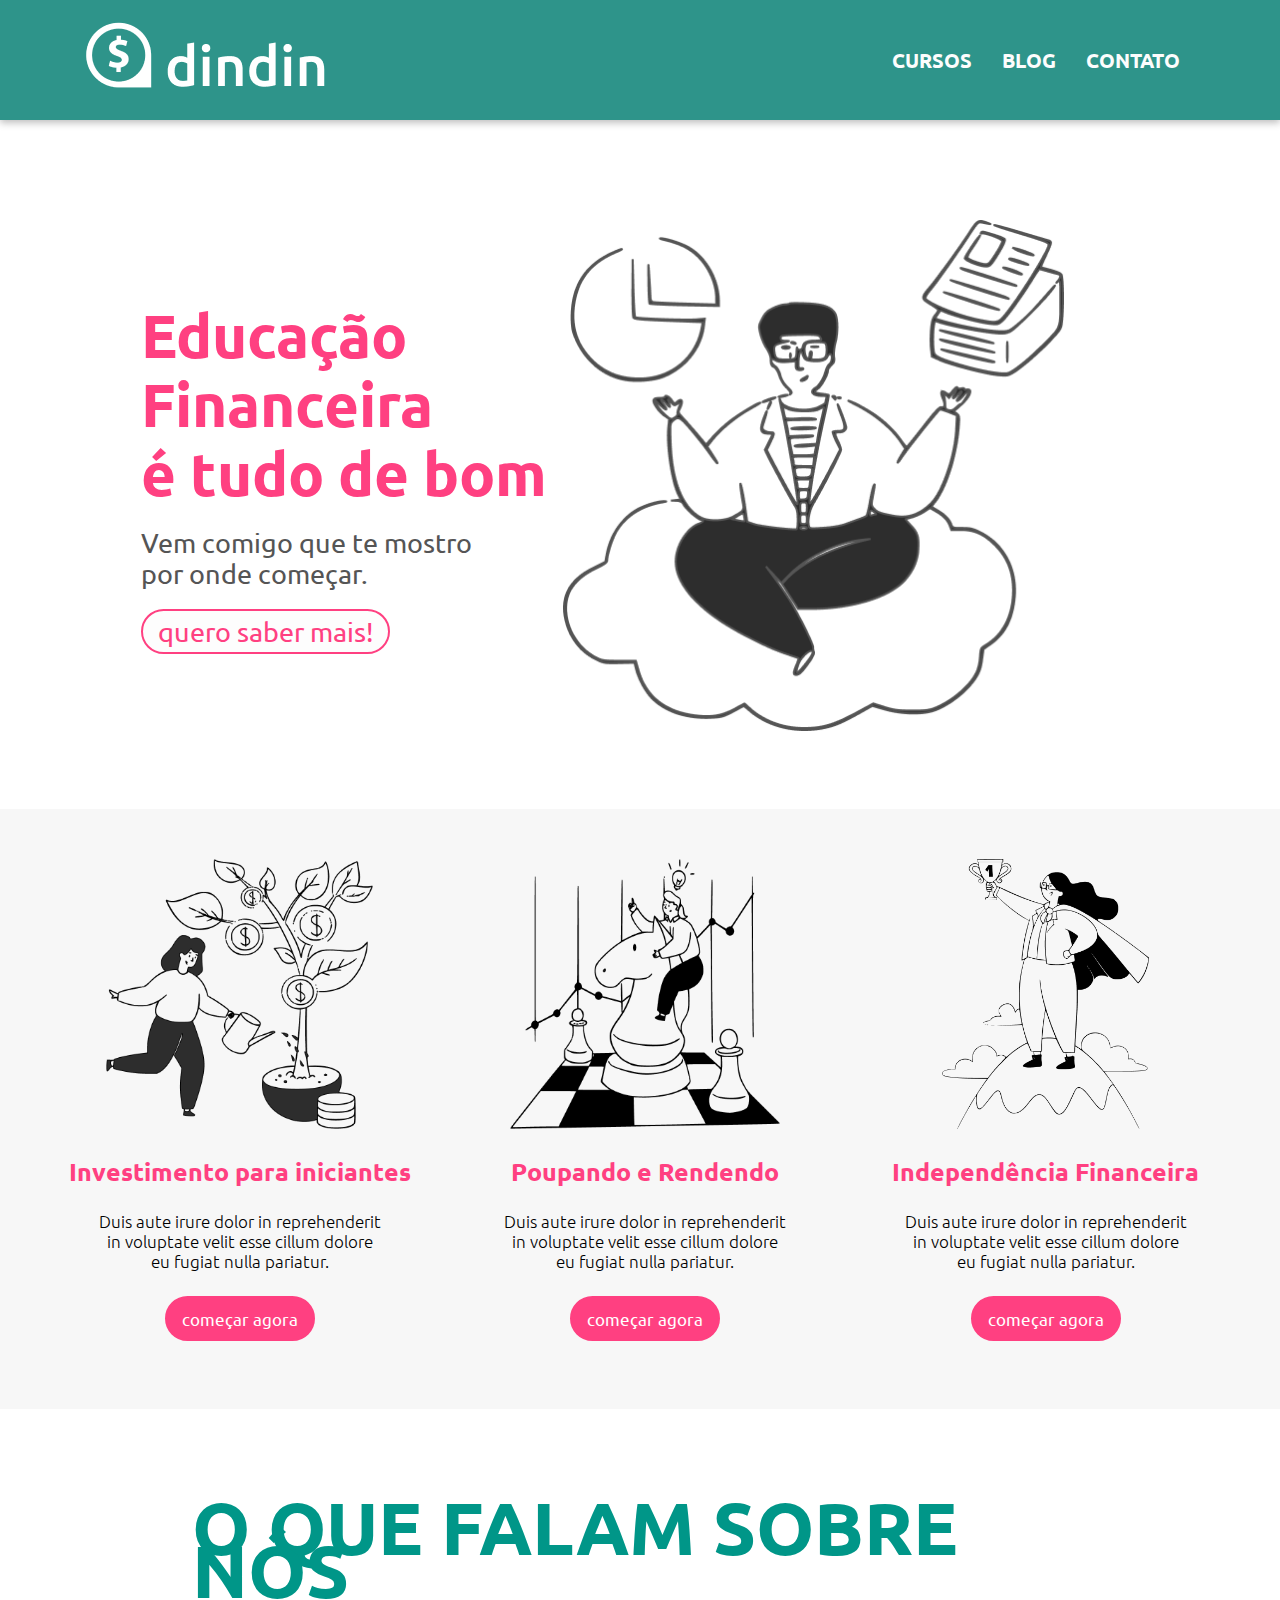
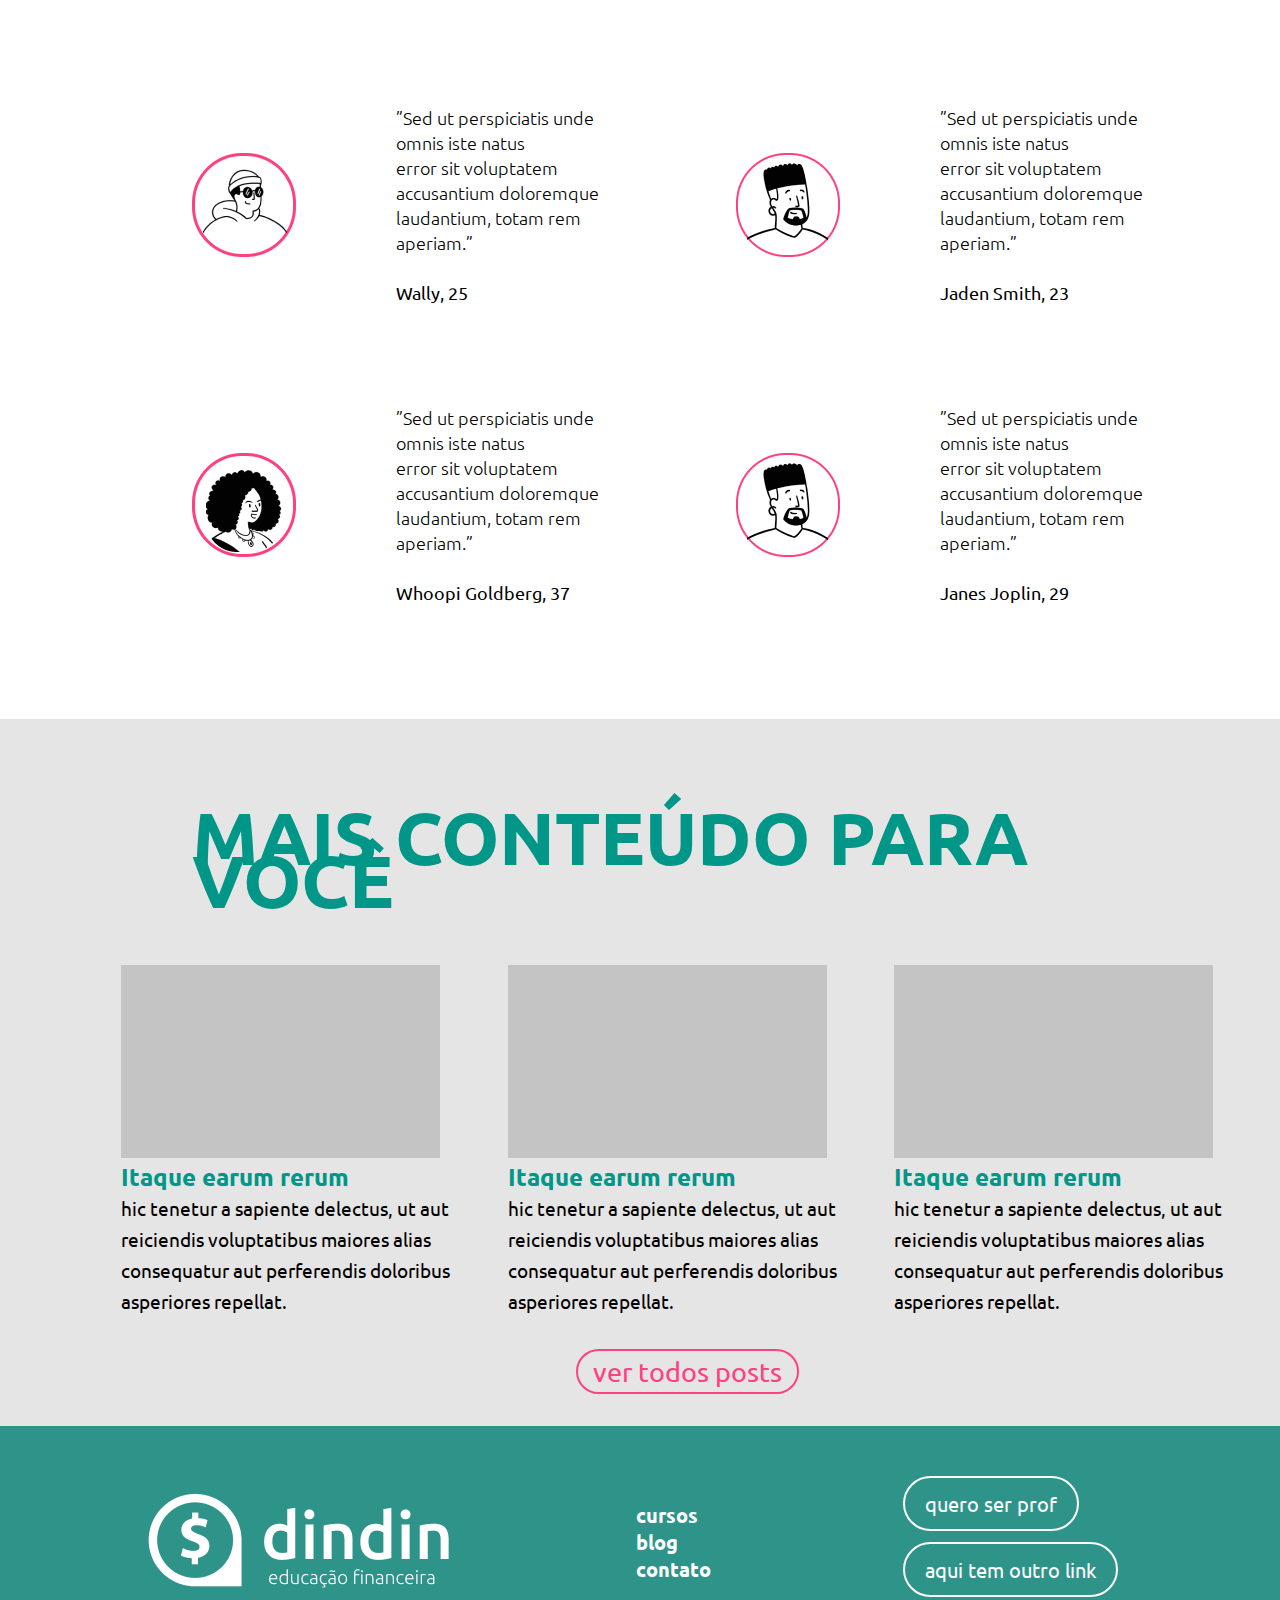
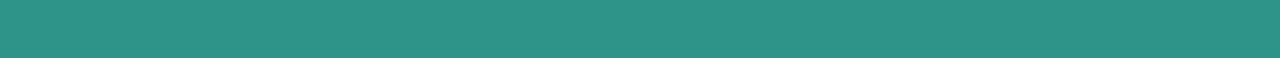
<file: index.html>
<!DOCTYPE html>
<html lang="pt-br">
<head>
    <meta charset="UTF-8">
    <meta http-equiv="X-UA-Compatible" content="IE=edge">
    <meta name="viewport" content="width=device-width, initial-scale=1.0">
    <meta name="author" content="Pedro Rackoff">
    <meta name="description" content="Página Inicial Dindin">
    <link rel="stylesheet" href="css/index.css">
    <link rel="preconnect" href="https://fonts.googleapis.com">
    <link rel="preconnect" href="https://fonts.gstatic.com" crossorigin>
    <link href="https://fonts.googleapis.com/css2?family=Montserrat:ital,wght@0,100;0,200;0,300;0,400;0,500;0,600;0,700;0,800;0,900;1,100;1,200;1,300;1,400;1,500;1,600;1,700;1,800;1,900&family=Ubuntu:wght@400;500;700&display=swap" rel="stylesheet">
    <title>Dindin - Educação Financeira</title>
</head>
<body>
    <header class="header">
        <a href="index.html"><img src="dindin-img/logo-header.png" width="244px"></a>
            <ul class="nav">
                <li><a href="html/cursos.html">Cursos</a></li>
                <li><a href="html/blog.html">Blog</a></li>
                <li><a href="html/contato.html">Contato</a></li>
            </ul>
    </header>
    <main>
     <section class="banner">
        <div>
        <h1>Educação<br>Financeira<br>é tudo de bom</h1>
        <h2>Vem comigo que te mostro<br> por onde começar.</h2>
        <button><a href="html/aula_investimentos.html">quero saber mais!</a></button>
        </div>
        <div><a href="index.html"><img src="dindin-img/ilustra-banner.png" alt="banner" width="501px" ></a></div>
        
     </section>
     <section class="meio">
        <div>
            <article class="investimento">
            <img src="dindin-img/ilustra-investimento.png" alt="investimento" width="288px">
            <h2>Investimento para iniciantes</h2>
            <p>Duis aute irure dolor in reprehenderit<br> in voluptate velit esse cillum dolore<br> eu fugiat nulla pariatur.</p>
            <button><a href="html/aula_investimentos.html">começar agora</a></button>
            </article>
        </div>
        <div>
            <article class="poupando">
            <img src="dindin-img/ilustra-poupando.png" alt="poupando" width="288px">
            <h2>Poupando e Rendendo</h2>
            <p>Duis aute irure dolor in reprehenderit<br> in voluptate velit esse cillum dolore<br> eu fugiat nulla pariatur.</p>
            <button><a href="html/aula_investimentos.html">começar agora</a></button>
            </article>   
        </div>
        <div>
            <article class="independencia">
            <img src="dindin-img/ilustra-independencia.png" alt="independencia-financeira" width="288px">
            <h2>Independência Financeira</h2>
            <p>Duis aute irure dolor in reprehenderit<br> in voluptate velit esse cillum dolore<br> eu fugiat nulla pariatur.</p>
            <button><a href="html/aula_investimentos.html">começar agora</a></button>  
            </article>
        </div>
        </section>
        <section class="sobre-nos">
            <div class="título-conteudo">
            <h1>O que falam sobre nós</h1>
            </div>
            <div class="depoimentos">
                <img src="dindin-img/icon-wally.png">
                <p> ”Sed ut perspiciatis unde omnis iste natus<br> error sit voluptatem accusantium doloremque<br> laudantium, totam rem aperiam.” <br><br> <b>Wally, 25</b></p>
                <img src="dindin-img/icon-jaden.png">
                <p> ”Sed ut perspiciatis unde omnis iste natus<br> error sit voluptatem accusantium doloremque<br> laudantium, totam rem aperiam.” <br><br> <b>Jaden Smith, 23</b></p>
            </div>
            <div class="depoimentos">   
                <img src="dindin-img/icon-whoopi.png">
                <p> ”Sed ut perspiciatis unde omnis iste natus<br> error sit voluptatem accusantium doloremque<br> laudantium, totam rem aperiam.” <br><br> <b>Whoopi Goldberg, 37</b></p>
                <img src="dindin-img/icon-jaden.png">
                <p> ”Sed ut perspiciatis unde omnis iste natus<br> error sit voluptatem accusantium doloremque<br> laudantium, totam rem aperiam.” <br><br> <b>Janes Joplin, 29</b></p>
            </div> 

        </section>
        <section class="baixo">
            <div class="título-conteudo">
                <h1>Mais conteúdo para você</h1>
            </div>
            <div class="conteudo">
                <div>
                <img src="dindin-img/Rectangle 16.jpg" width="319px">
                <h2>Itaque earum rerum</h2>
                <p>hic tenetur a sapiente delectus, ut aut<br> reiciendis voluptatibus maiores alias<br> consequatur aut perferendis doloribus<br> asperiores repellat.</p>
                </div>
                <div>
                <img src="dindin-img/Rectangle 16.jpg" width="319px">
                <h2>Itaque earum rerum</h2>
                <p>hic tenetur a sapiente delectus, ut aut<br> reiciendis voluptatibus maiores alias<br> consequatur aut perferendis doloribus<br> asperiores repellat.</p>
                </div>
                <div>
                <img src="dindin-img/Rectangle 16.jpg" width="319px">
                <h2>Itaque earum rerum</h2>
                <p>hic tenetur a sapiente delectus, ut aut<br> reiciendis voluptatibus maiores alias<br> consequatur aut perferendis doloribus<br> asperiores repellat.</p>
                </div>
            </div>
            <div id="btn-ver-posts">
                <button><a href="./html/blog.html">ver todos posts</a></button>
            </div>
        </section>
    </main>
    
</body>
<footer class="footer">
    <div>
        <a href="index.html"><img id="logo-footer" src="dindin-img/logo-footer.png"></a>
    </div>
    <div>
        <ul class="nav-footer">
            <li><a href="html/cursos.html">Cursos</a></li>
            <li><a href="html/blog.html">Blog</a></li>
            <li><a href="html/contato.html">Contato</a></li>
        </ul>
    </div>
    <div>
        <ul>
            <li><button><a href="html/contato.html">quero ser prof</a></button></li>
            <li><button><a href="html/blog_publi1.html">aqui tem outro link</a></li>
        </ul>
    </div>



</footer>
</html>
</file>
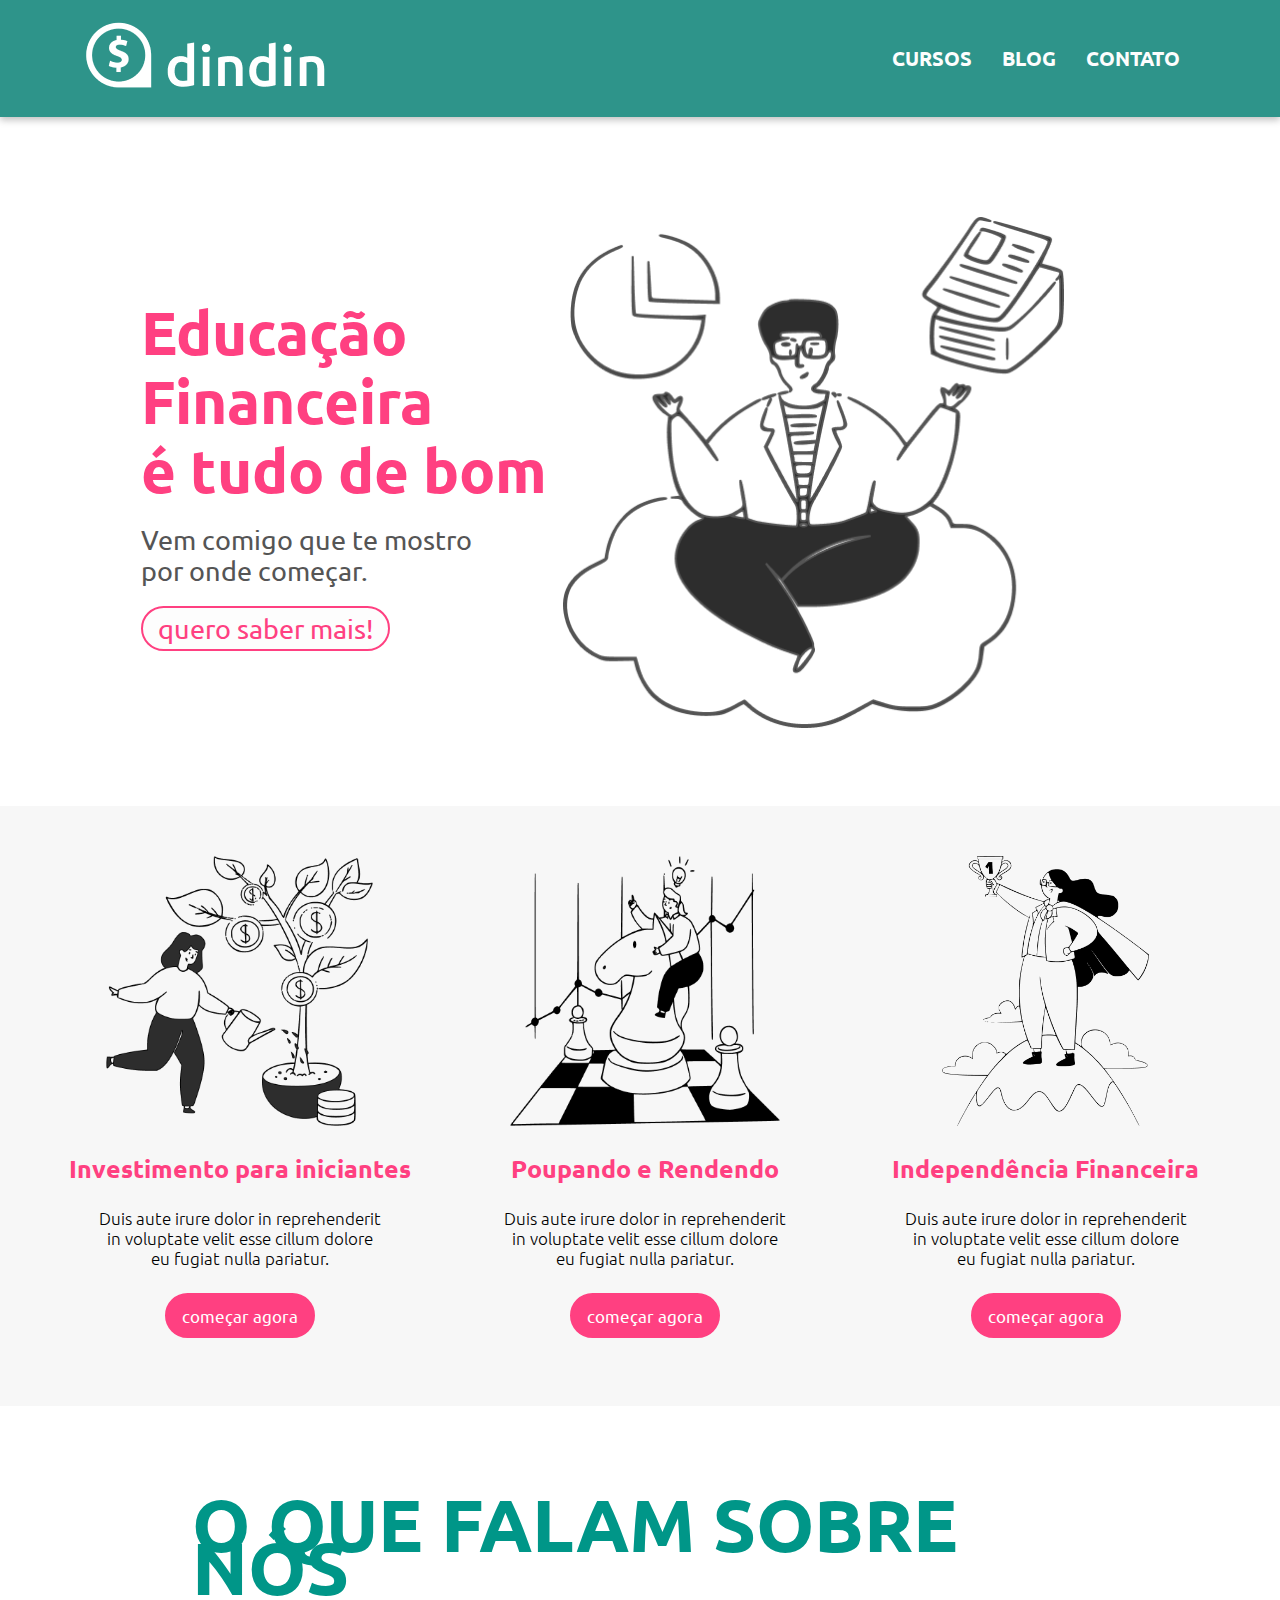
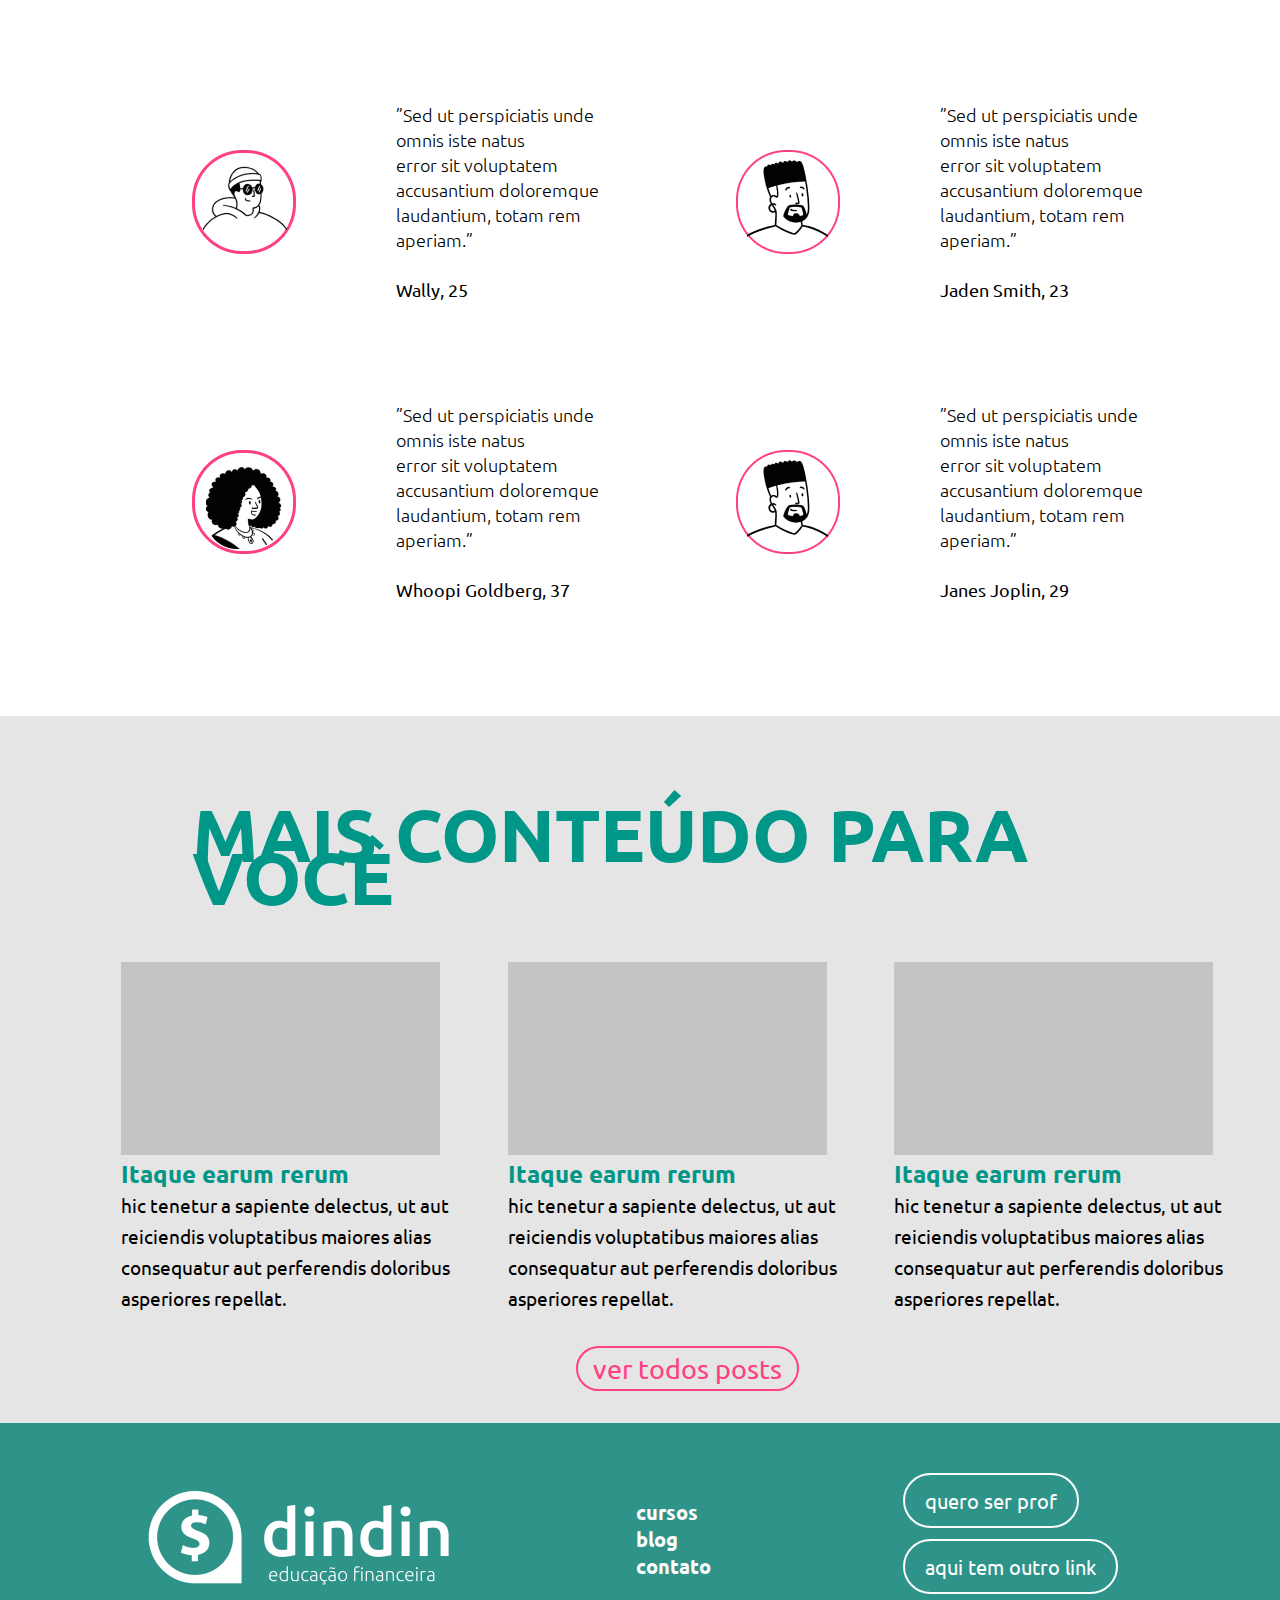
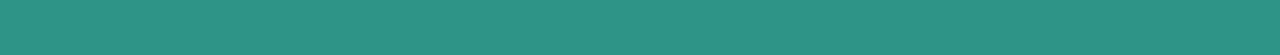
<file: html/index.html>
<!DOCTYPE html>
<html lang="pt-br">
<head>
    <meta charset="UTF-8">
    <meta http-equiv="X-UA-Compatible" content="IE=edge">
    <meta name="viewport" content="width=device-width, initial-scale=1.0">
    <meta name="author" content="Pedro Rackoff">
    <meta name="description" content="Página Inicial Dindin">
    <link rel="stylesheet" href="../css/index.css">
    <link rel="preconnect" href="https://fonts.googleapis.com">
    <link rel="preconnect" href="https://fonts.gstatic.com" crossorigin>
    <link href="https://fonts.googleapis.com/css2?family=Montserrat:ital,wght@0,100;0,200;0,300;0,400;0,500;0,600;0,700;0,800;0,900;1,100;1,200;1,300;1,400;1,500;1,600;1,700;1,800;1,900&family=Ubuntu:wght@400;500;700&display=swap" rel="stylesheet">
    <title>Dindin - Educação Financeira</title>
</head>
<body>
    <header class="header">
        <img src="../dindin-img/logo-header.png" width="244px">
            <ul class="nav">
                <li><a href="#">Cursos</a></li>
                <li><a href="#">Blog</a></li>
                <li><a href="#">Contato</a></li>
            </ul>
    </header>
    <main>
     <section class="banner">
        <div>
        <h1>Educação<br>Financeira<br>é tudo de bom</h1>
        <h2>Vem comigo que te mostro<br> por onde começar.</h2>
        <button><a href="#">quero saber mais!</a></button>
        </div>
        <div><img src="../dindin-img/ilustra-banner.png" alt="banner" width="501px"></div>
        
     </section>
     <section class="meio">
        <div>
            <article class="investimento">
            <img src="../dindin-img/ilustra-investimento.png" alt="investimento" width="288px">
            <h2>Investimento para iniciantes</h2>
            <p>Duis aute irure dolor in reprehenderit<br> in voluptate velit esse cillum dolore<br> eu fugiat nulla pariatur.</p>
            <button><a href="#">começar agora</a></button>
            </article>
        </div>
        <div>
            <article class="poupando">
            <img src="../dindin-img/ilustra-poupando.png" alt="poupando" width="288px">
            <h2>Poupando e Rendendo</h2>
            <p>Duis aute irure dolor in reprehenderit<br> in voluptate velit esse cillum dolore<br> eu fugiat nulla pariatur.</p>
            <button><a href="#">começar agora</a></button>
            </article>   
        </div>
        <div>
            <article class="independencia">
            <img src="../dindin-img/ilustra-independencia.png" alt="independencia-financeira" width="288px">
            <h2>Independência Financeira</h2>
            <p>Duis aute irure dolor in reprehenderit<br> in voluptate velit esse cillum dolore<br> eu fugiat nulla pariatur.</p>
            <button><a href="#">começar agora</a></button>  
            </article>
        </div>
        </section>
        <section class="sobre-nos">
            <div class="título-conteudo">
            <h1>O que falam sobre nós</h1>
            </div>
            <div class="depoimentos">
                <img src="../dindin-img/icon-wally.png">
                <p> ”Sed ut perspiciatis unde omnis iste natus<br> error sit voluptatem accusantium doloremque<br> laudantium, totam rem aperiam.” <br><br> <b>Wally, 25</b></p>
                <img src="../dindin-img/icon-jaden.png">
                <p> ”Sed ut perspiciatis unde omnis iste natus<br> error sit voluptatem accusantium doloremque<br> laudantium, totam rem aperiam.” <br><br> <b>Jaden Smith, 23</b></p>
            </div>
            <div class="depoimentos">   
                <img src="../dindin-img/icon-whoopi.png">
                <p> ”Sed ut perspiciatis unde omnis iste natus<br> error sit voluptatem accusantium doloremque<br> laudantium, totam rem aperiam.” <br><br> <b>Whoopi Goldberg, 37</b></p>
                <img src="../dindin-img/icon-jaden.png">
                <p> ”Sed ut perspiciatis unde omnis iste natus<br> error sit voluptatem accusantium doloremque<br> laudantium, totam rem aperiam.” <br><br> <b>Janes Joplin, 29</b></p>
            </div> 

        </section>
        <section class="baixo">
            <div class="título-conteudo">
                <h1>Mais conteúdo para você</h1>
            </div>
            <!-- Como fazer para ficar igual ao figma? -->
            <div class="conteudo">
                <div>
                <img src="../dindin-img/Rectangle 16.jpg" width="319px">
                <h2>Itaque earum rerum</h2>
                <p>hic tenetur a sapiente delectus, ut aut<br> reiciendis voluptatibus maiores alias<br> consequatur aut perferendis doloribus<br> asperiores repellat.</p>
                </div>
                <div>
                <img src="../dindin-img/Rectangle 16.jpg" width="319px">
                <h2>Itaque earum rerum</h2>
                <p>hic tenetur a sapiente delectus, ut aut<br> reiciendis voluptatibus maiores alias<br> consequatur aut perferendis doloribus<br> asperiores repellat.</p>
                </div>
                <div>
                <img src="../dindin-img/Rectangle 16.jpg" width="319px">
                <h2>Itaque earum rerum</h2>
                <p>hic tenetur a sapiente delectus, ut aut<br> reiciendis voluptatibus maiores alias<br> consequatur aut perferendis doloribus<br> asperiores repellat.</p>
                </div>
            </div>
            <div id="btn-ver-posts">
                <button><a href="#">ver todos posts</a></button>
            </div>
        </section>
    </main>
    
</body>
<footer class="footer">
    <div>
        <img id="logo-footer" src="../dindin-img/logo-footer.png">
    </div>
    <div>
        <ul class="nav-footer">
            <li><a href="#">Cursos</a></li>
            <li><a href="#">Blog</a></li>
            <li><a href="#">Contato</a></li>
        </ul>
    </div>
    <div>
        <ul>
            <li><button><a href="#">quero ser prof</a></button></li>
            <li><button><a href="#">aqui tem outro link</a></li>
        </ul>
    </div>



</footer>
</html>
</file>
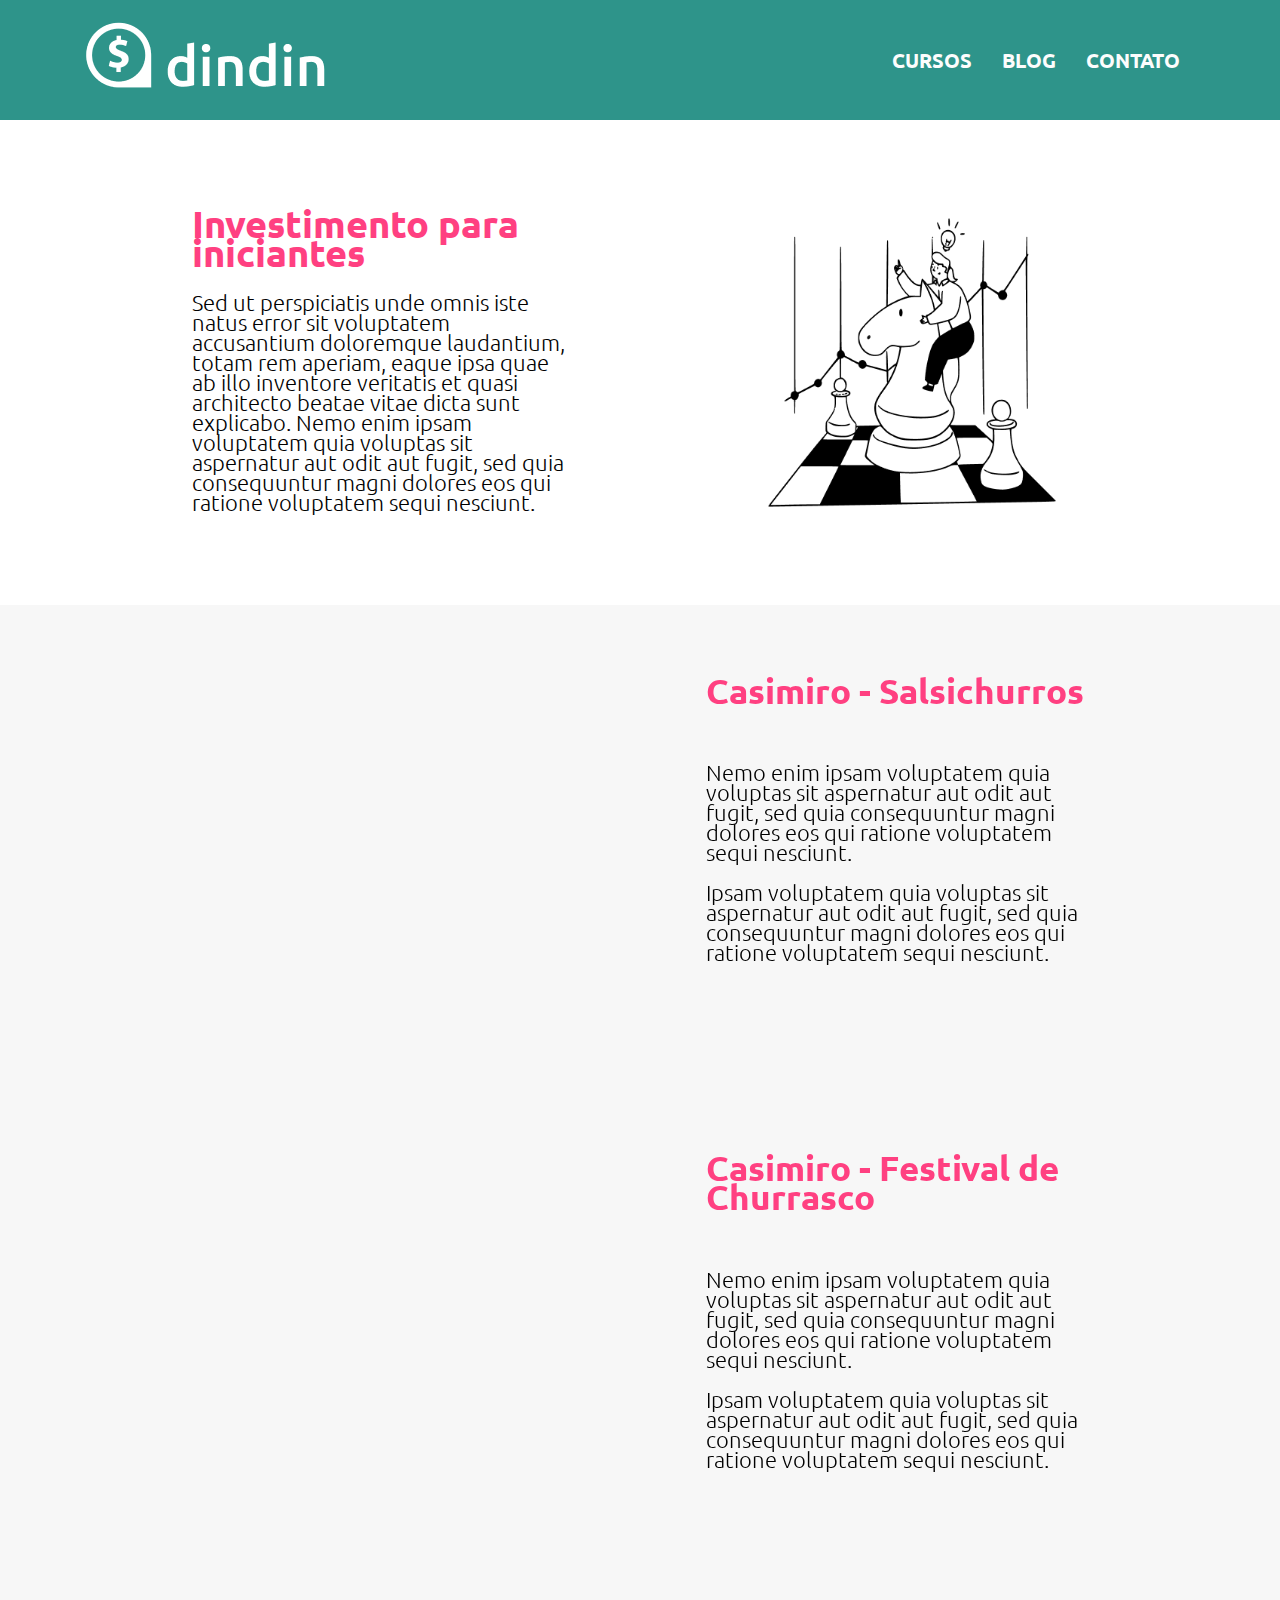
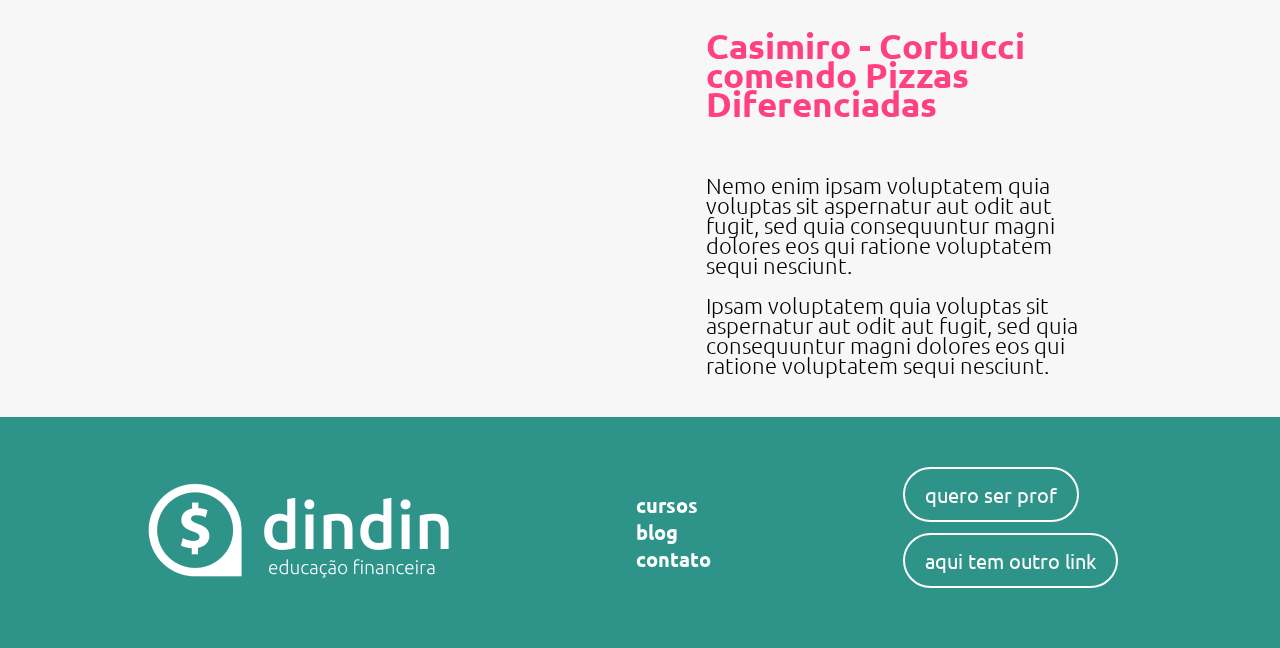
<file: html/aula_investimentos.html>
<!DOCTYPE html>
<html lang="pt-br">
<head>
    <meta charset="UTF-8">
    <meta http-equiv="X-UA-Compatible" content="IE=edge">
    <meta name="viewport" content="width=device-width, initial-scale=1.0">
    <meta name="author" content="Pedro Rackoff">
    <meta name="description" content="Aula Investimentos para Iniciantes">
    <link rel="stylesheet" href="../css/aula_investimentos.css">
    <link rel="preconnect" href="https://fonts.googleapis.com">
    <link rel="preconnect" href="https://fonts.gstatic.com" crossorigin>
    <link href="https://fonts.googleapis.com/css2?family=Montserrat:ital,wght@0,100;0,200;0,300;0,400;0,500;0,600;0,700;0,800;0,900;1,100;1,200;1,300;1,400;1,500;1,600;1,700;1,800;1,900&family=Ubuntu:wght@400;500;700&display=swap" rel="stylesheet">
    <title>Dindin - Investimento para Iniciantes</title>
</head>
<body>
    <header class="header">
        <a href="../index.html"><img src="../dindin-img/logo-header.png" width="244px"></a>
            <ul class="nav">
                <li><a href="cursos.html">Cursos</a></li>
                <li><a href="blog.html">Blog</a></li>
                <li><a href="contato.html">Contato</a></li>
            </ul>
    </header>

    <section class="banner">
            <article class="investimento">
            <div>
            <h2>Investimento para iniciantes</h2>
            <p>Sed ut perspiciatis unde omnis iste natus error sit voluptatem accusantium doloremque laudantium, totam rem aperiam, eaque ipsa quae ab illo inventore veritatis et quasi architecto beatae vitae dicta sunt explicabo. Nemo enim ipsam voluptatem quia voluptas sit aspernatur aut odit aut fugit, sed quia consequuntur magni dolores eos qui ratione voluptatem sequi nesciunt. </p>    
            </div>
            <img src="../dindin-img/ilustra-poupando.png" alt="investimento" width="288px">
            </article>
    </section>
    <section class="meio">
            <article class="video">
                <iframe width="450" height="300" src="https://www.youtube.com/embed/Tj0aqFp5XZQ" title="CASIMIRO REAGE: SALSICHURROS! UMA ATROCIDADE CULINÁRIA QUE EU IRIA DENTRO! | Cortes do Casimito" frameborder="0" allow="accelerometer; autoplay; clipboard-write; encrypted-media; gyroscope; picture-in-picture" allowfullscreen></iframe>
            <div>
            <h2>Casimiro - Salsichurros</h2>
            <p>Nemo enim ipsam voluptatem quia voluptas sit aspernatur aut odit aut fugit, sed quia consequuntur magni dolores eos qui ratione voluptatem sequi nesciunt. 
                <br> <br>
                Ipsam voluptatem quia voluptas sit aspernatur aut odit aut fugit, sed quia consequuntur magni dolores eos qui ratione voluptatem sequi nesciunt. </p>
            </div>
            </article>
            <hr>
            <article class="video">
                <iframe width="450" height="300" src="https://www.youtube.com/embed/RGfJKxoCCZE" title="CASIMIRO REAGE: GABA NO FESTIVAL DE CHURRASCO COREANO ft. Rio4Fun e Corbucci | Cortes do Casimito" frameborder="0" allow="accelerometer; autoplay; clipboard-write; encrypted-media; gyroscope; picture-in-picture" allowfullscreen></iframe>
            <div>
            <h2>Casimiro - Festival de Churrasco</h2>
            <p><p>Nemo enim ipsam voluptatem quia voluptas sit aspernatur aut odit aut fugit, sed quia consequuntur magni dolores eos qui ratione voluptatem sequi nesciunt. 
                <br> <br>
                Ipsam voluptatem quia voluptas sit aspernatur aut odit aut fugit, sed quia consequuntur magni dolores eos qui ratione voluptatem sequi nesciunt. </p>
            </div>
            </article> 
            <hr>  
        </div>
        <div>
            <article class="video">
                <iframe width="450" height="300" src="https://www.youtube.com/embed/LArbk37lvR0" title="CASIMIRO REAGE: CORBUCCI AMASSANDO PIZZAS DIFERENCIADAS COM RENAN 4FITCLUB | Cortes do Casimito" frameborder="0" allow="accelerometer; autoplay; clipboard-write; encrypted-media; gyroscope; picture-in-picture" allowfullscreen></iframe>
            <div>
            <h2>Casimiro - Corbucci comendo Pizzas Diferenciadas</h2>
            <p>Nemo enim ipsam voluptatem quia voluptas sit aspernatur aut odit aut fugit, sed quia consequuntur magni dolores eos qui ratione voluptatem sequi nesciunt. 
                <br> <br>
                Ipsam voluptatem quia voluptas sit aspernatur aut odit aut fugit, sed quia consequuntur magni dolores eos qui ratione voluptatem sequi nesciunt.</p>
            </div>  
            </article>
        </div>
        </section>
            
</body>
<footer class="footer">
    <div>
        <a href="../index.html"><img id="logo-footer" src="../dindin-img/logo-footer.png"></a>
    </div>
    <div>
        <ul class="nav-footer">
            <li><a href="cursos.html">Cursos</a></li>
            <li><a href="blog.html">Blog</a></li>
            <li><a href="contato.html">Contato</a></li>
        </ul>
    </div>
    <div>
        <ul>
            <li><button><a href="contato.html">quero ser prof</a></button></li>
            <li><button><a href="#">aqui tem outro link</a></li>
        </ul>
    </div>
            



</footer>
</html>
</file>
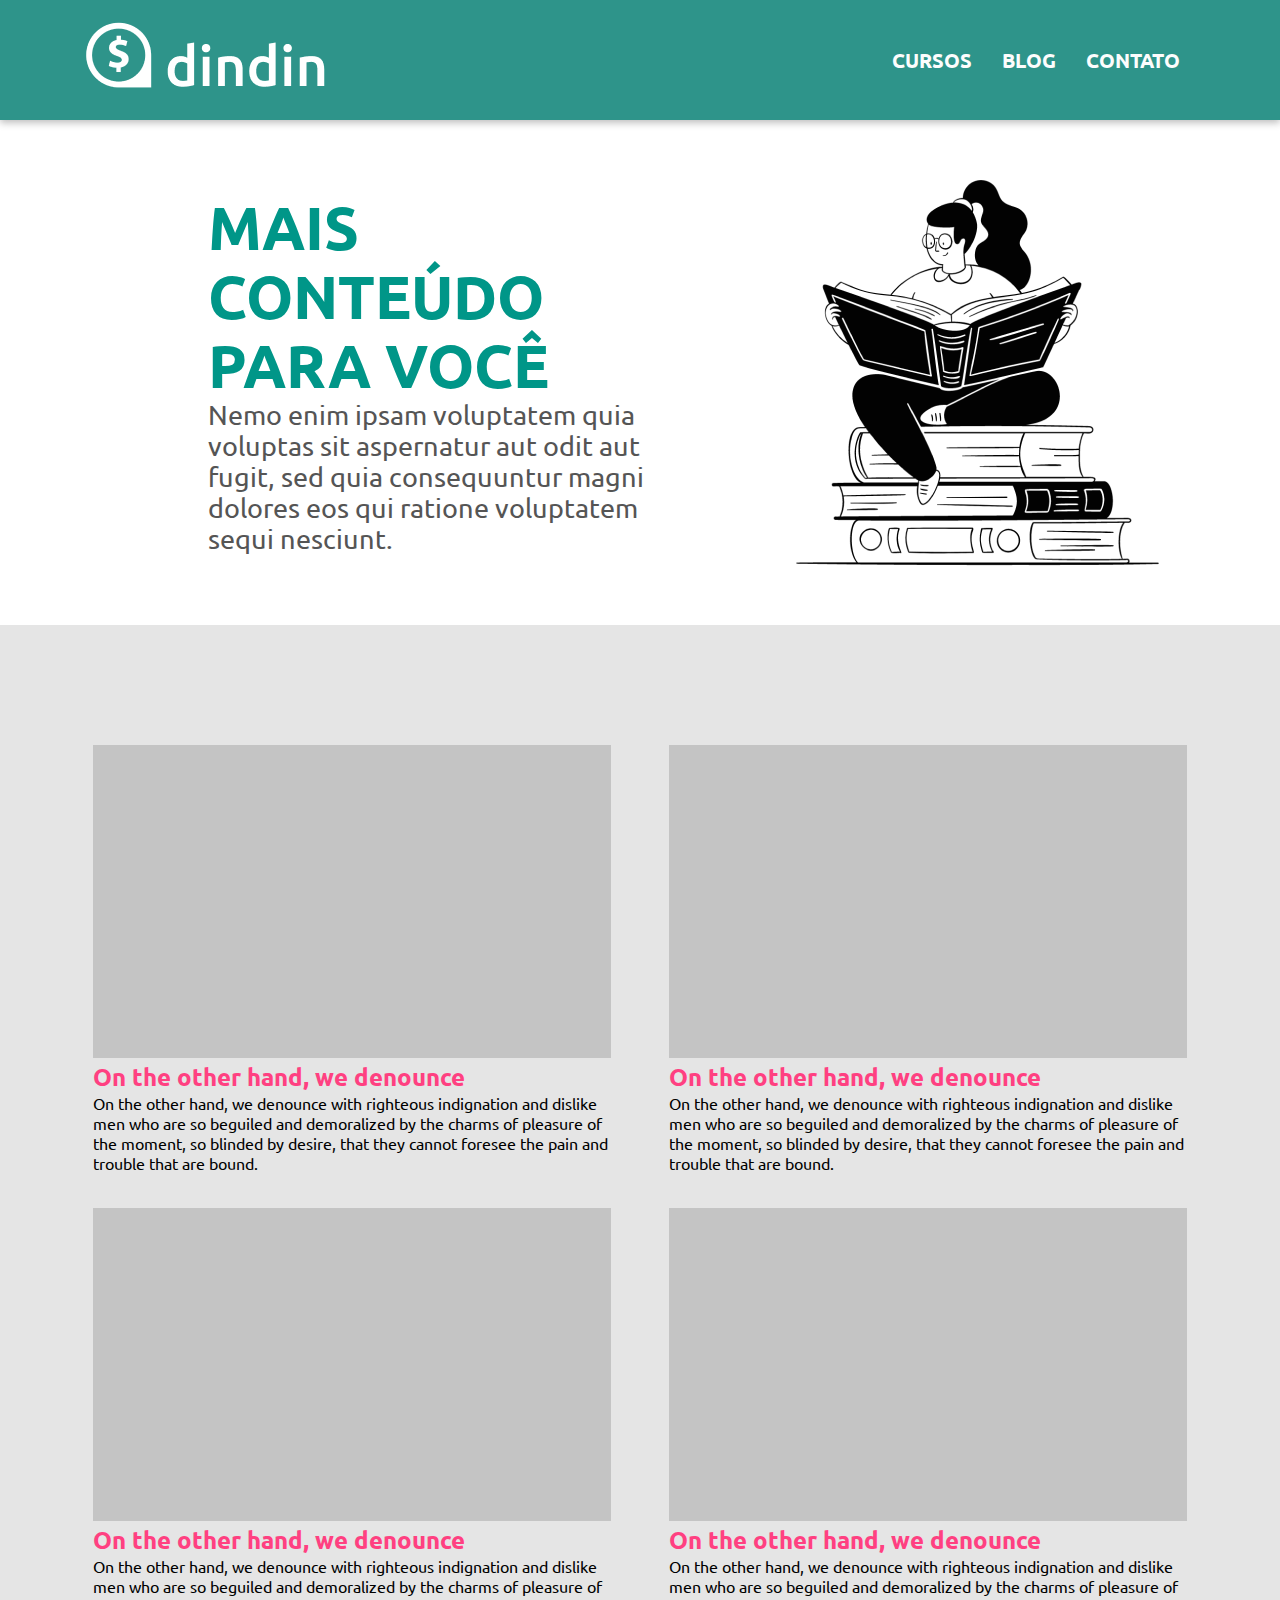
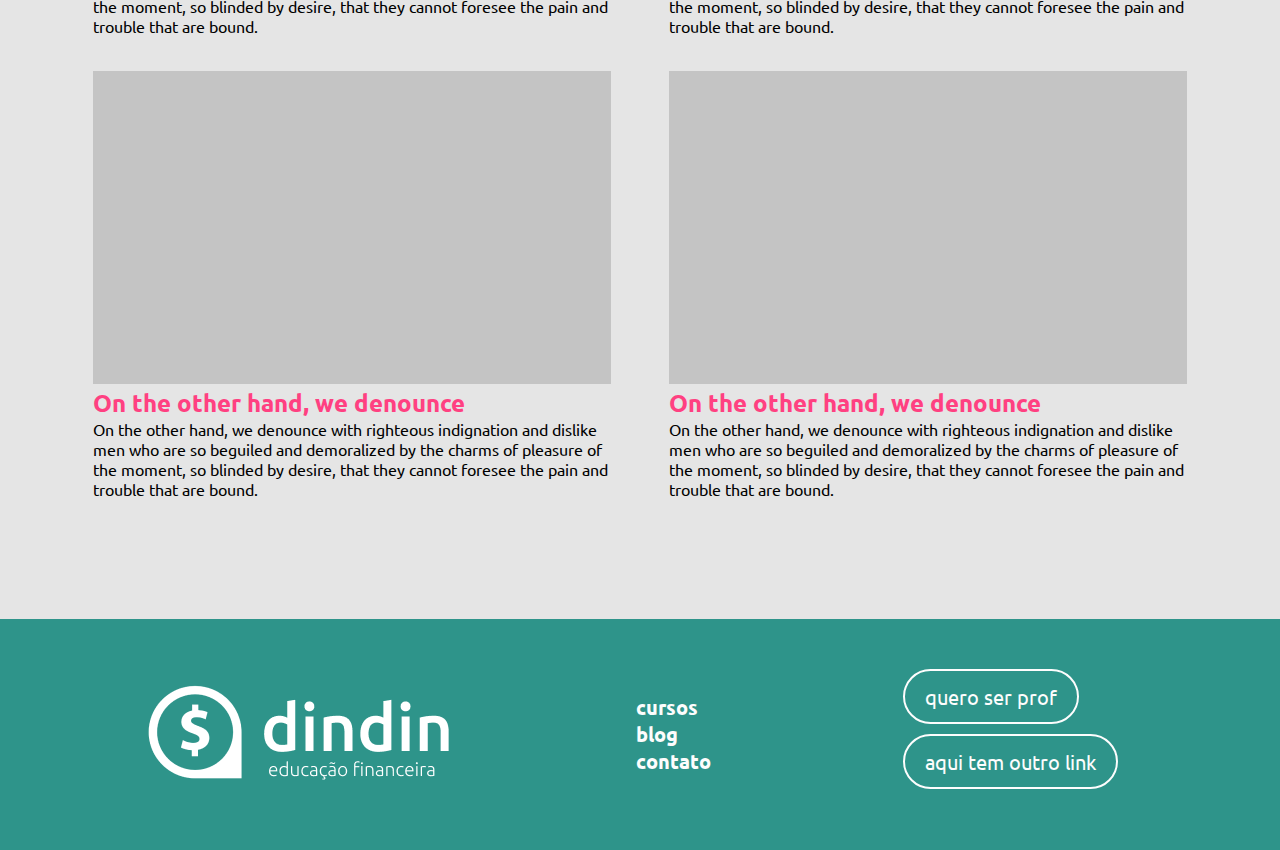
<file: html/blog.html>
<!DOCTYPE html>
<html lang="pt-br">
<head>
    <meta charset="UTF-8">
    <meta http-equiv="X-UA-Compatible" content="IE=edge">
    <meta name="viewport" content="width=device-width, initial-scale=1.0">
    <meta name="author" content="Pedro Rackoff">
    <meta name="description" content="Blog Dindin">
    <link rel="stylesheet" href="../css/blog.css">
    <link rel="preconnect" href="https://fonts.googleapis.com">
    <link rel="preconnect" href="https://fonts.gstatic.com" crossorigin>
    <link href="https://fonts.googleapis.com/css2?family=Montserrat:ital,wght@0,100;0,200;0,300;0,400;0,500;0,600;0,700;0,800;0,900;1,100;1,200;1,300;1,400;1,500;1,600;1,700;1,800;1,900&family=Ubuntu:wght@400;500;700&display=swap" rel="stylesheet">
    <title>Dindin - Blog</title>
</head>
<body>
    <header class="header">
        <a href="../index.html"><img src="../dindin-img/logo-header.png" width="244px"></a>
            <ul class="nav">
                <li><a href="cursos.html">Cursos</a></li>
                <li><a href="blog.html">Blog</a></li>
                <li><a href="contato.html">Contato</a></li>
            </ul>
    </header>
<main>
    <section class="banner">
        <div>
        <h1>Mais conteúdo<br> para você</h1>
        <h3>Nemo enim ipsam voluptatem quia voluptas sit aspernatur aut odit aut fugit, sed quia consequuntur magni dolores eos qui ratione voluptatem sequi nesciunt. </h3>
        </div>
        <img src="../dindin-img/ilustra-blog.png" alt="banner" width="501px">
        
     </section>
     <section class="blog">
     <div class="conteudo">
        <div>
        <img src="../dindin-img/Rectangle 16.jpg" width="518px">
        <h2>On the other hand, we denounce</h2>
        <p>On the other hand, we denounce with righteous indignation and dislike men who are so beguiled and demoralized by the charms of pleasure of the moment, so blinded by desire, that they cannot foresee the pain and trouble that are bound.</p>
        </div>
        <div>
        <img src="../dindin-img/Rectangle 16.jpg" width="518px">
        <h2>On the other hand, we denounce</h2>
        <p>On the other hand, we denounce with righteous indignation and dislike men who are so beguiled and demoralized by the charms of pleasure of the moment, so blinded by desire, that they cannot foresee the pain and trouble that are bound.</p>
        </div>
        <div>
        <img src="../dindin-img/Rectangle 16.jpg" width="518px">
        <h2>On the other hand, we denounce</h2>
        <p>On the other hand, we denounce with righteous indignation and dislike men who are so beguiled and demoralized by the charms of pleasure of the moment, so blinded by desire, that they cannot foresee the pain and trouble that are bound.</p>
        </div>
        <div>
        <img src="../dindin-img/Rectangle 16.jpg" width="518px">
        <h2>On the other hand, we denounce</h2>
        <p>On the other hand, we denounce with righteous indignation and dislike men who are so beguiled and demoralized by the charms of pleasure of the moment, so blinded by desire, that they cannot foresee the pain and trouble that are bound.</p>
        </div>
        <div>
        <img src="../dindin-img/Rectangle 16.jpg" width="518px">
        <h2>On the other hand, we denounce</h2>
        <p>On the other hand, we denounce with righteous indignation and dislike men who are so beguiled and demoralized by the charms of pleasure of the moment, so blinded by desire, that they cannot foresee the pain and trouble that are bound.</p>
        </div>
        <div>
        <img src="../dindin-img/Rectangle 16.jpg" width="518px">
        <h2>On the other hand, we denounce</h2>
        <p>On the other hand, we denounce with righteous indignation and dislike men who are so beguiled and demoralized by the charms of pleasure of the moment, so blinded by desire, that they cannot foresee the pain and trouble that are bound.</p>
        </div>
    </div>
    </section>
     

</main>
</body>
<footer class="footer">
    <div>
        <a href="../index.html"><img id="logo-footer" src="../dindin-img/logo-footer.png"></a>
    </div>
    <div>
        <ul class="nav-footer">
            <li><a href="cursos.html">Cursos</a></li>
            <li><a href="blog.html">Blog</a></li>
            <li><a href="contato.html">Contato</a></li>
        </ul>
    </div>
    <div>
        <ul>
            <li><button><a href="contato.html">quero ser prof</a></button></li>
            <li><button><a href="#">aqui tem outro link</a></li>
        </ul>
    </div>
            



</footer>
</html>
</file>
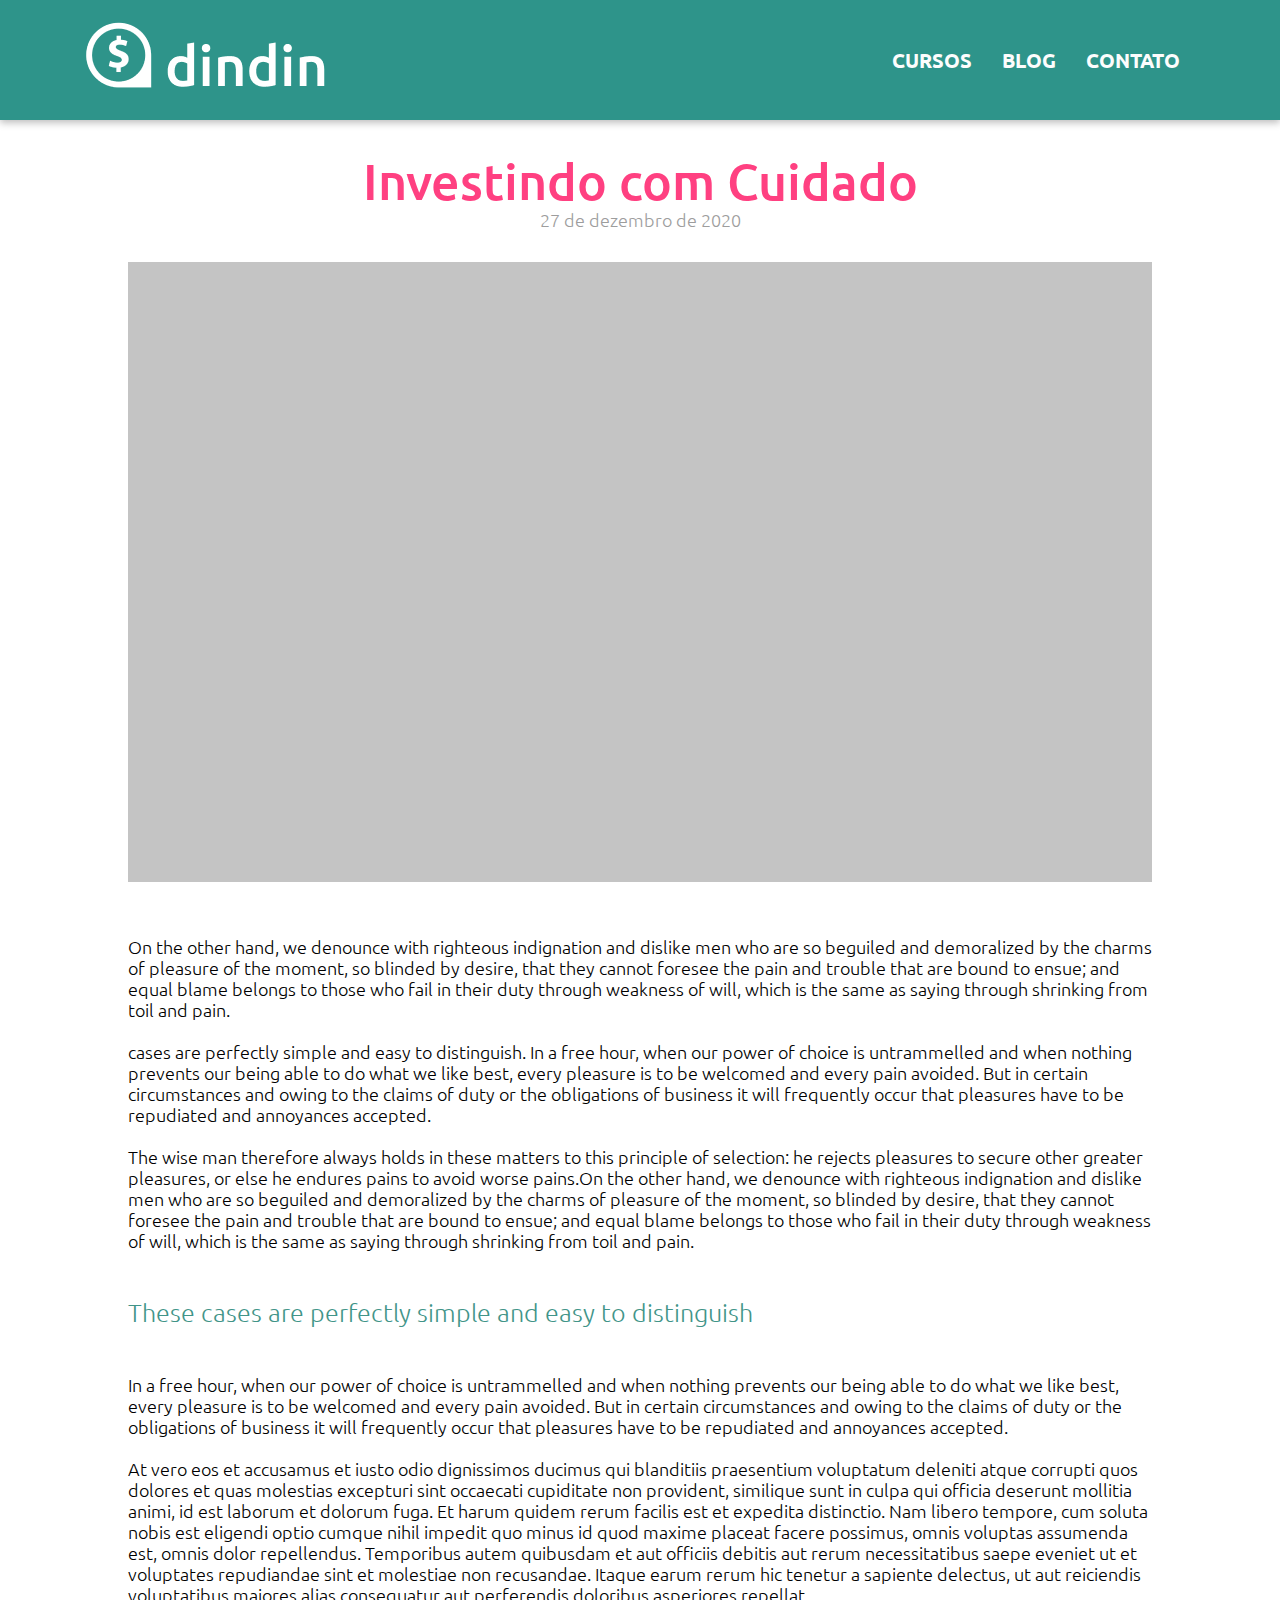
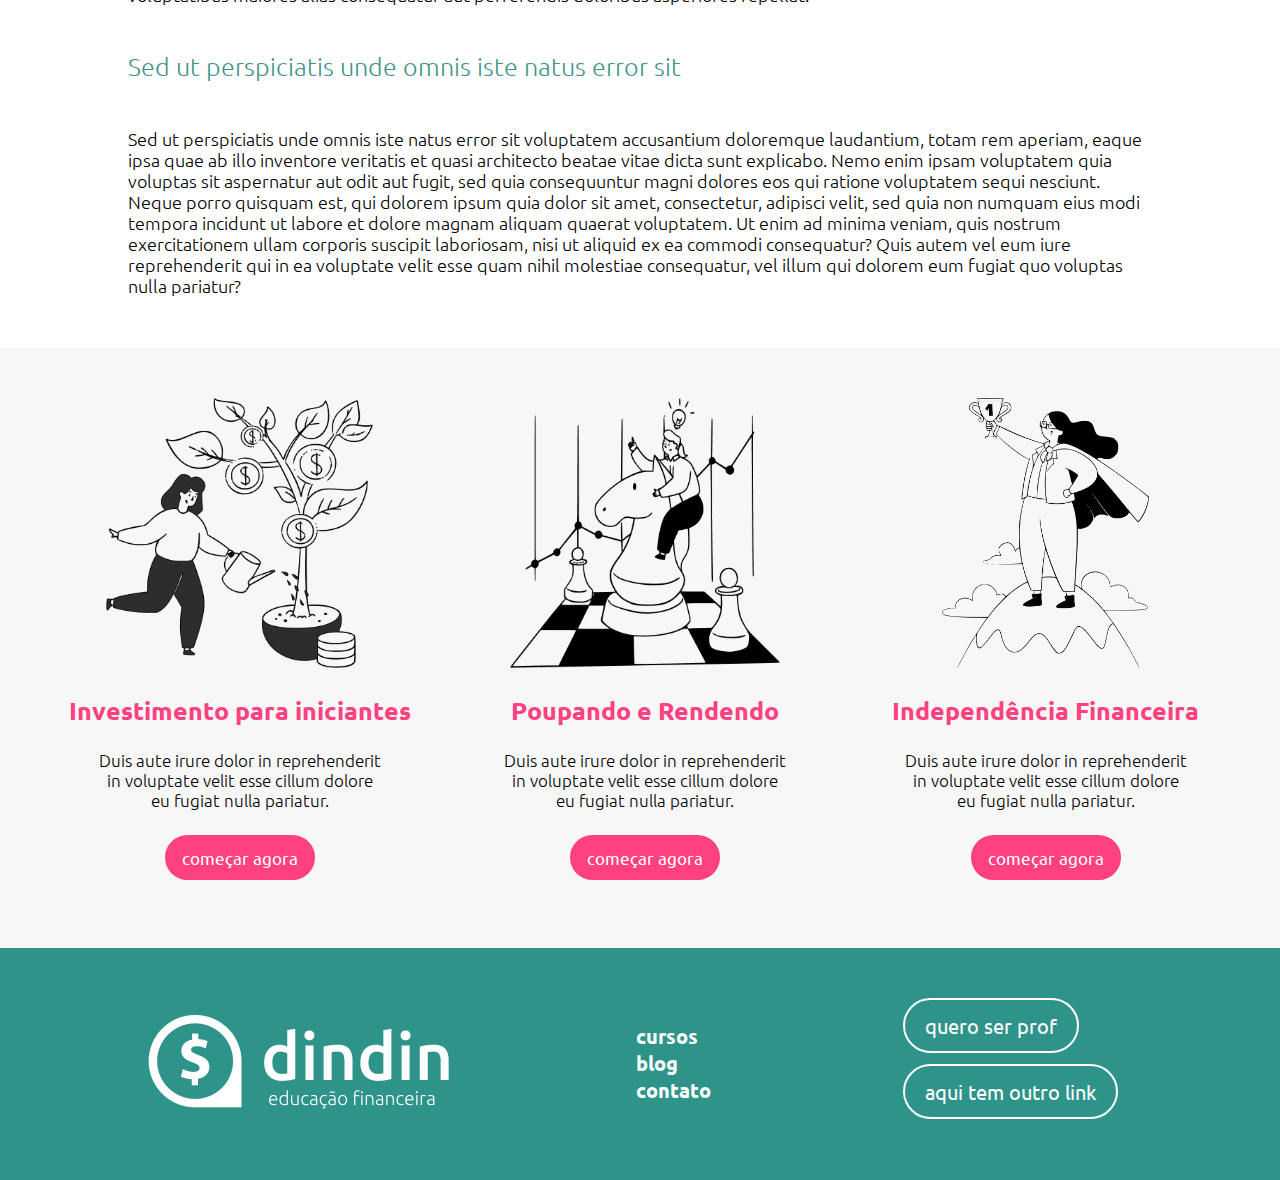
<file: html/blog_publi1.html>
<!DOCTYPE html>
<html lang="pt-br">
<head>
    <meta charset="UTF-8">
    <meta http-equiv="X-UA-Compatible" content="IE=edge">
    <meta name="viewport" content="width=device-width, initial-scale=1.0">
    <meta name="author" content="Pedro Rackoff">
    <meta name="description" content="Publicação Blog - Investindo com Cuidado">
    <link rel="stylesheet" href="../css/blog_publi.css">
    <link rel="preconnect" href="https://fonts.googleapis.com">
    <link rel="preconnect" href="https://fonts.gstatic.com" crossorigin>
    <link href="https://fonts.googleapis.com/css2?family=Montserrat:ital,wght@0,100;0,200;0,300;0,400;0,500;0,600;0,700;0,800;0,900;1,100;1,200;1,300;1,400;1,500;1,600;1,700;1,800;1,900&family=Ubuntu:wght@400;500;700&display=swap" rel="stylesheet">
    <title>Dindin Blog - Investindo com Cuidado</title>
</head>
<body>
    <header class="header">
        <a href="../index.html"><img src="../dindin-img/logo-header.png" width="244px"></a>
            <ul class="nav">
                <li><a href="cursos.html">Cursos</a></li>
                <li><a href="blog.html">Blog</a></li>
                <li><a href="contato.html">Contato</a></li>
            </ul>
    </header>
    <main>
        <div class="topo">
        <h1>Investindo com Cuidado</h1>
        <h6>27 de dezembro de 2020</h6>
        <img src="../dindin-img/Rectangle 16.jpg" width="80%">
        </div>
        <div class="conteudo">
            <p>On the other hand, we denounce with righteous indignation and dislike men who are so beguiled and demoralized by the charms of pleasure of the moment, so blinded by desire, that they cannot foresee the pain and trouble that are bound to ensue; and equal blame belongs to those who fail in their duty through weakness of will, which is the same as saying through shrinking from toil and pain. 
            <br><br> cases are perfectly simple and easy to distinguish. In a free hour, when our power of choice is untrammelled and when nothing prevents our being able to do what we like best, every pleasure is to be welcomed and every pain avoided. But in certain circumstances and owing to the claims of duty or the obligations of business it will frequently occur that pleasures have to be repudiated and annoyances accepted.
            <br><br>The wise man therefore always holds in these matters to this principle of selection: he rejects pleasures to secure other greater pleasures, or else he endures pains to avoid worse pains.On the other hand, we denounce with righteous indignation and dislike men who are so beguiled and demoralized by the charms of pleasure of the moment, so blinded by desire, that they cannot foresee the pain and trouble that are bound to ensue; and equal blame belongs to those who fail in their duty through weakness of will, which is the same as saying through shrinking from toil and pain.</p>
            <h2>These cases are perfectly simple and easy to distinguish</h2>
            <p>In a free hour, when our power of choice is untrammelled and when nothing prevents our being able to do what we like best, every pleasure is to be welcomed and every pain avoided. But in certain circumstances and owing to the claims of duty or the obligations of business it will frequently occur that pleasures have to be repudiated and annoyances accepted.
            <br><br>At vero eos et accusamus et iusto odio dignissimos ducimus qui blanditiis praesentium voluptatum deleniti atque corrupti quos dolores et quas molestias excepturi sint occaecati cupiditate non provident, similique sunt in culpa qui officia deserunt mollitia animi, id est laborum et dolorum fuga. Et harum quidem rerum facilis est et expedita distinctio. Nam libero tempore, cum soluta nobis est eligendi optio cumque nihil impedit quo minus id quod maxime placeat facere possimus, omnis voluptas assumenda est, omnis dolor repellendus. Temporibus autem quibusdam et aut officiis debitis aut rerum necessitatibus saepe eveniet ut et voluptates repudiandae sint et molestiae non recusandae. Itaque earum rerum hic tenetur a sapiente delectus, ut aut reiciendis voluptatibus maiores alias consequatur aut perferendis doloribus asperiores repellat.</p>
            <h2>Sed ut perspiciatis unde omnis iste natus error sit</h2>
            <p>Sed ut perspiciatis unde omnis iste natus error sit voluptatem accusantium doloremque laudantium, totam rem aperiam, eaque ipsa quae ab illo inventore veritatis et quasi architecto beatae vitae dicta sunt explicabo. Nemo enim ipsam voluptatem quia voluptas sit aspernatur aut odit aut fugit, sed quia consequuntur magni dolores eos qui ratione voluptatem sequi nesciunt. Neque porro quisquam est, qui dolorem ipsum quia dolor sit amet, consectetur, adipisci velit, sed quia non numquam eius modi tempora incidunt ut labore et dolore magnam aliquam quaerat voluptatem. Ut enim ad minima veniam, quis nostrum exercitationem ullam corporis suscipit laboriosam, nisi ut aliquid ex ea commodi consequatur? Quis autem vel eum iure reprehenderit qui in ea voluptate velit esse quam nihil molestiae consequatur, vel illum qui dolorem eum fugiat quo voluptas nulla pariatur?</p>
        </div>
        <section class="meio">
            <div>
                <article class="investimento">
                <img src="../dindin-img/ilustra-investimento.png" alt="investimento" width="288px">
                <h2>Investimento para iniciantes</h2>
                <p>Duis aute irure dolor in reprehenderit<br> in voluptate velit esse cillum dolore<br> eu fugiat nulla pariatur.</p>
                <button><a href="html/aula_investimentos.html">começar agora</a></button>
                </article>
            </div>
            <div>
                <article class="poupando">
                <img src="../dindin-img/ilustra-poupando.png" alt="poupando" width="288px">
                <h2>Poupando e Rendendo</h2>
                <p>Duis aute irure dolor in reprehenderit<br> in voluptate velit esse cillum dolore<br> eu fugiat nulla pariatur.</p>
                <button><a href="aula_investimentos.html">começar agora</a></button>
                </article>   
            </div>
            <div>
                <article class="independencia">
                <img src="../dindin-img/ilustra-independencia.png" alt="independencia-financeira" width="288px">
                <h2>Independência Financeira</h2>
                <p>Duis aute irure dolor in reprehenderit<br> in voluptate velit esse cillum dolore<br> eu fugiat nulla pariatur.</p>
                <button><a href="aula_investimentos.html">começar agora</a></button>  
                </article>
            </div>
            </section>
    </main>









</body>
<footer class="footer">
    <div>
        <a href="../index.html"><img id="logo-footer" src="../dindin-img/logo-footer.png"></a>
    </div>
    <div>
        <ul class="nav-footer">
            <li><a href="cursos.html">Cursos</a></li>
            <li><a href="blog.html">Blog</a></li>
            <li><a href="contato.html">Contato</a></li>
        </ul>
    </div>
    <div>
        <ul>
            <li><button><a href="contato.html">quero ser prof</a></button></li>
            <li><button><a href="#">aqui tem outro link</a></li>
        </ul>
    </div>
            



</footer>
</html>
</file>
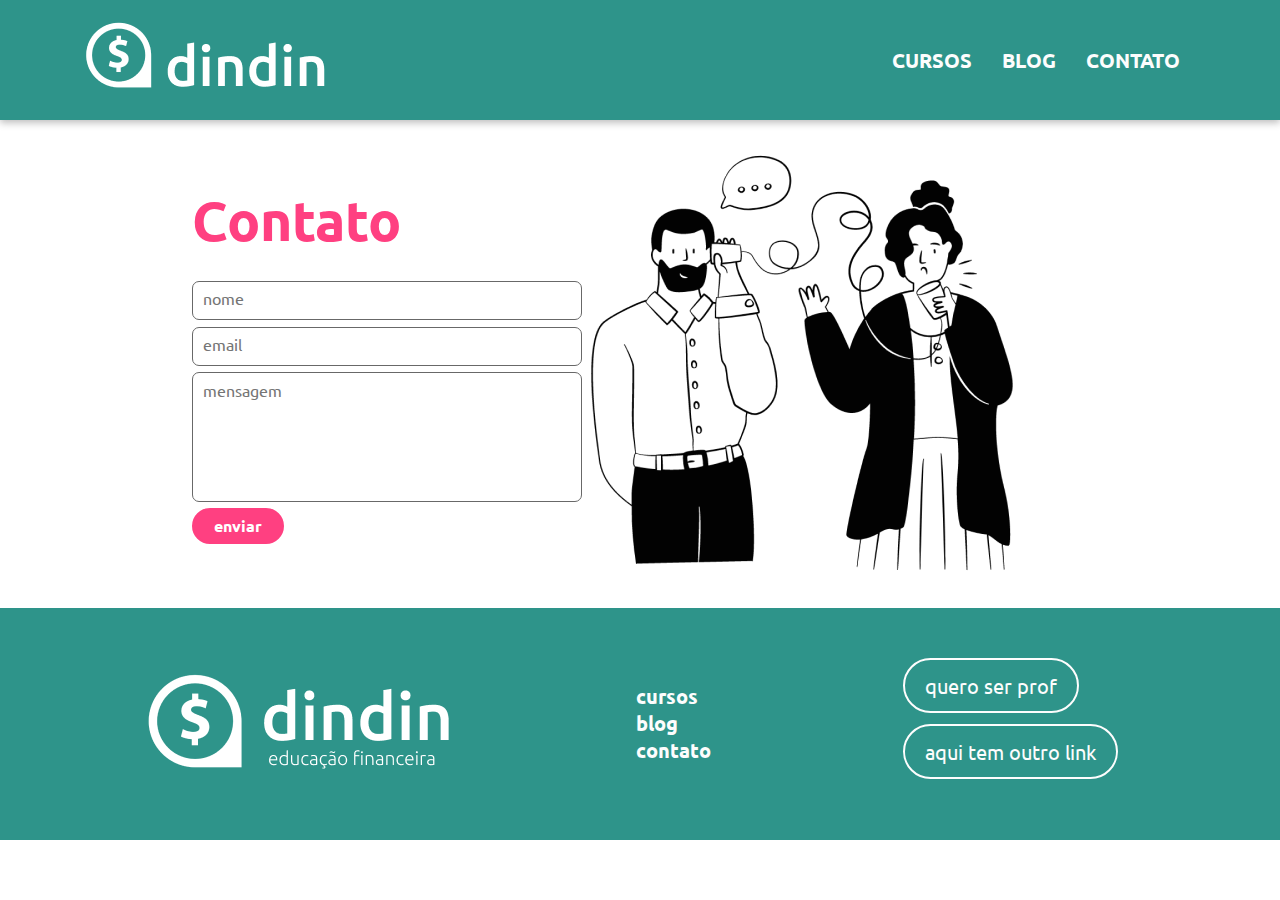
<file: html/contato.html>
<!DOCTYPE html>
<html lang="pt-br">
<head>
    <meta charset="UTF-8">
    <meta http-equiv="X-UA-Compatible" content="IE=edge">
    <meta name="viewport" content="width=device-width, initial-scale=1.0">
    <meta name="author" content="Pedro Rackoff">
    <meta name="description" content="Página de Contato">
    <link rel="stylesheet" href="../css/contato.css">
    <link rel="preconnect" href="https://fonts.googleapis.com">
    <link rel="preconnect" href="https://fonts.gstatic.com" crossorigin>
    <link href="https://fonts.googleapis.com/css2?family=Montserrat:ital,wght@0,100;0,200;0,300;0,400;0,500;0,600;0,700;0,800;0,900;1,100;1,200;1,300;1,400;1,500;1,600;1,700;1,800;1,900&family=Ubuntu:wght@400;500;700&display=swap" rel="stylesheet">
    <title>Dindin - Contato</title>
</head>
<body>
    <header class="header">
        <a href="../index.html"><img src="../dindin-img/logo-header.png" width="244px"></a>
            <ul class="nav">
                <li><a href="cursos.html">Cursos</a></li>
                <li><a href="blog.html">Blog</a></li>
                <li><a href="contato.html">Contato</a></li>
            </ul>
    </header>
    <main>
        <div class="formulario">
            <h1>Contato</h1>
            <form action="#" method="post"></form>
            <div class="nome">
            <input type="text" id="nome" placeholder="nome" />
            </div>
            <div class="email">
            <input type="email" id="email" placeholder="email" />
            </div>
            <div class="msg">
            <input type="msg" id="msg" placeholder="mensagem"></textarea>
            </div>
            <button type="submit">enviar</button>
        </form>
        </div>
        <div class="imagem-forms">
            <img src="../dindin-img/ilustra-contato.png" alt="imagem-contato">
        </div>


    </main>
</body>

<footer class="footer">
        <div>
            <a href="../index.html"><img id="logo-footer" src="../dindin-img/logo-footer.png"></a>
        </div>
        <div>
            <ul class="nav-footer">
            <li><a href="cursos.html">Cursos</a></li>
            <li><a href="blog.html">Blog</a></li>
            <li><a href="contato.html">Contato</a></li>
            </ul>
        </div>
        <div>
            <ul>
                <li><button><a href="contato.html">quero ser prof</a></button></li>
                <li><button><a href="#">aqui tem outro link</a></li>
            </ul>
        </div>
    
    
    
</footer>
</html>
</file>
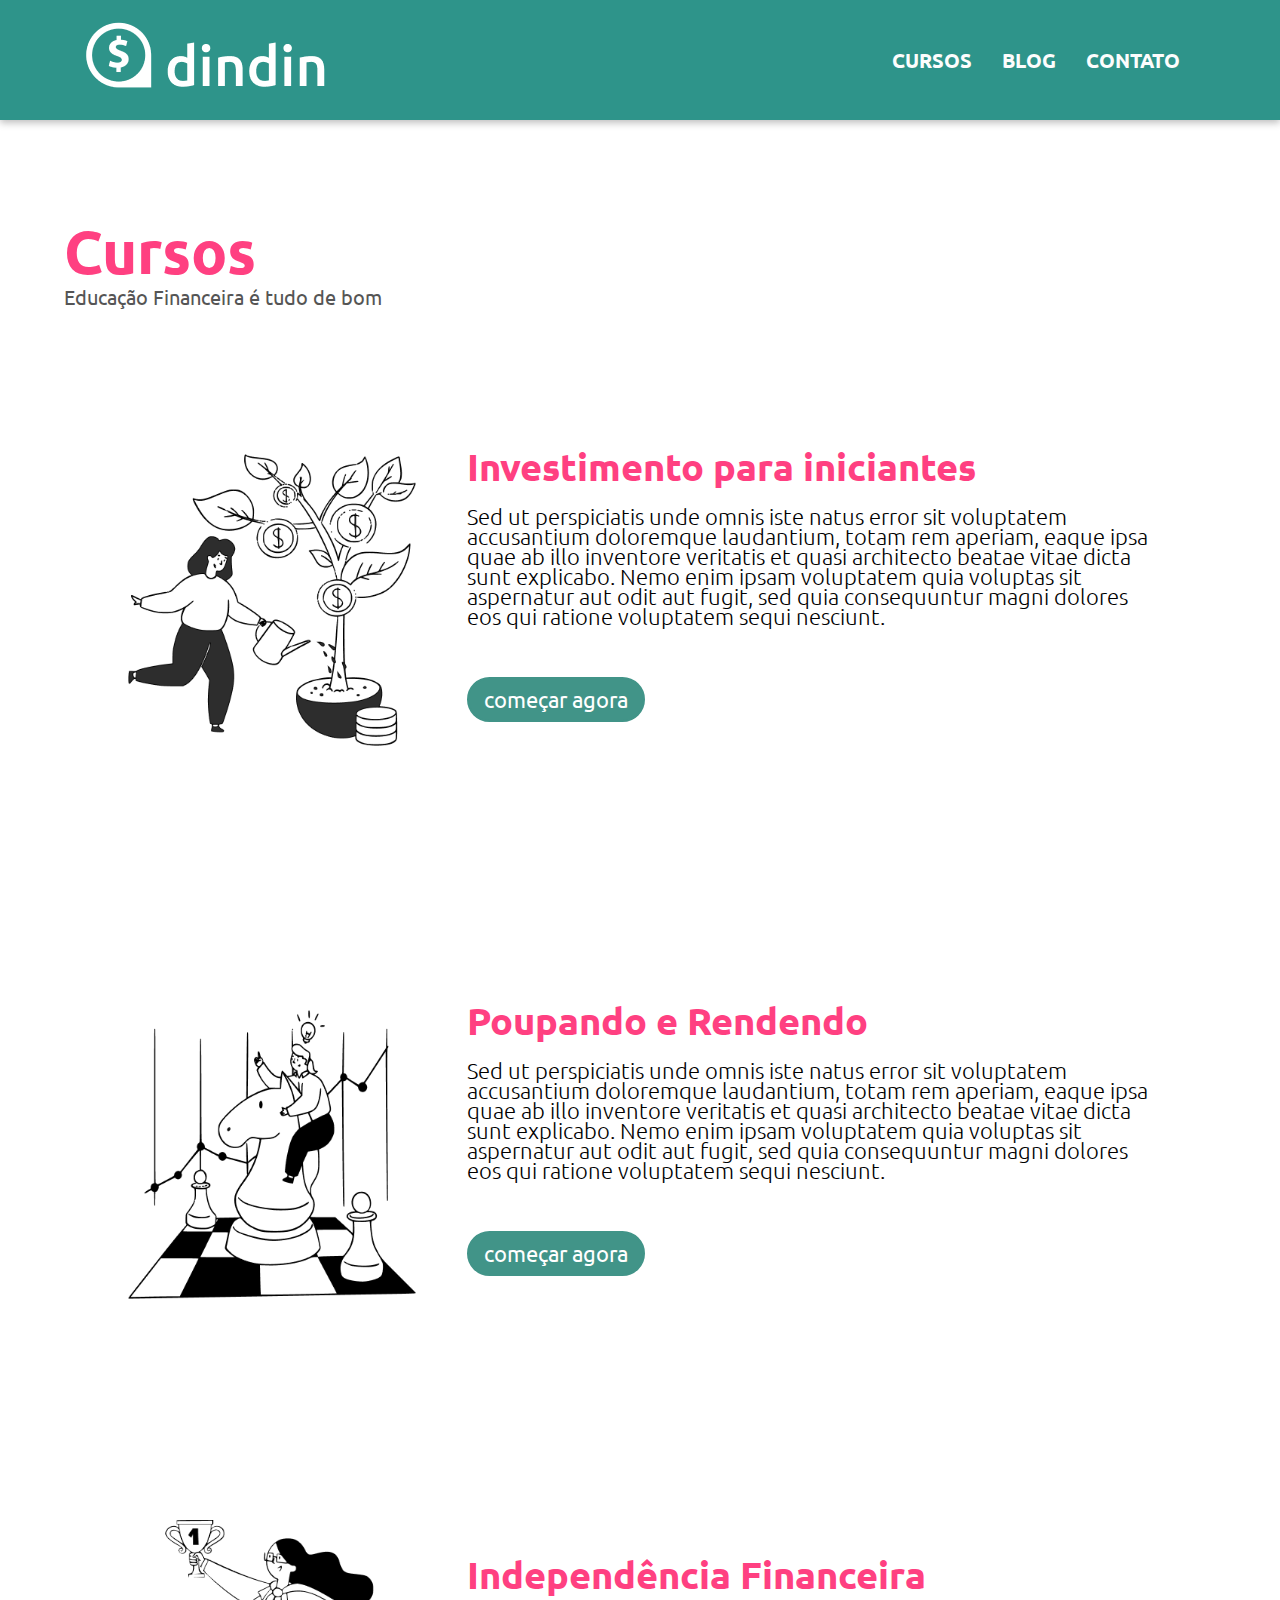
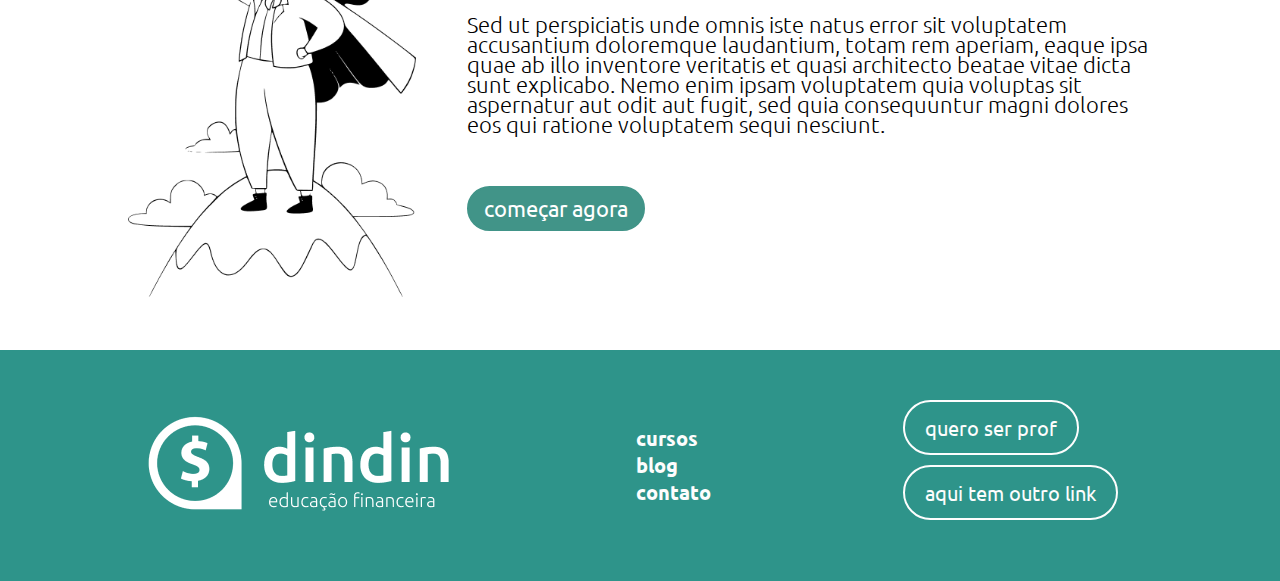
<file: html/cursos.html>
<!DOCTYPE html>
<html lang="pt-br">
<head>
    <meta charset="UTF-8">
    <meta http-equiv="X-UA-Compatible" content="IE=edge">
    <meta name="viewport" content="width=device-width, initial-scale=1.0">
    <meta name="author" content="Pedro Rackoff">
    <meta name="description" content="Página de Cursos">
    <link rel="stylesheet" href="../css/cursos.css">
    <link rel="preconnect" href="https://fonts.googleapis.com">
    <link rel="preconnect" href="https://fonts.gstatic.com" crossorigin>
    <link href="https://fonts.googleapis.com/css2?family=Montserrat:ital,wght@0,100;0,200;0,300;0,400;0,500;0,600;0,700;0,800;0,900;1,100;1,200;1,300;1,400;1,500;1,600;1,700;1,800;1,900&family=Ubuntu:wght@400;500;700&display=swap" rel="stylesheet">
    <title>Dindin - Cursos</title>
</head>
<body>
    <header class="header">
        <a href="../index.html"><img src="../dindin-img/logo-header.png" width="244px"></a>
            <ul class="nav">
                <li><a href="cursos.html">Cursos</a></li>
                <li><a href="blog.html">Blog</a></li>
                <li><a href="contato.html">Contato</a></li>
            </ul>
    </header>
    <section class="título-conteudo">
    <h1>Cursos</h1>
    <p> Educação Financeira é tudo de bom</p>
    </section>
    <section class="meio">
        <div>
            <article class="investimento">
            <img src="../dindin-img/ilustra-investimento.png" alt="investimento" width="288px">
            <div>
            <h2>Investimento para iniciantes</h2>
            <p>Sed ut perspiciatis unde omnis iste natus error sit voluptatem accusantium doloremque laudantium, totam rem aperiam, eaque ipsa quae ab illo inventore veritatis et quasi architecto beatae vitae dicta sunt explicabo. Nemo enim ipsam voluptatem quia voluptas sit aspernatur aut odit aut fugit, sed quia consequuntur magni dolores eos qui ratione voluptatem sequi nesciunt. </p>
            <button><a href="aula_investimentos.html">começar agora</a></button>
            </div>
            </article>
            <hr>
        </div>
        <div>
            <article class="poupando">
            <img src="../dindin-img/ilustra-poupando.png" alt="poupando" width="288px">
            <div>
            <h2>Poupando e Rendendo</h2>
            <p>Sed ut perspiciatis unde omnis iste natus error sit voluptatem accusantium doloremque laudantium, totam rem aperiam, eaque ipsa quae ab illo inventore veritatis et quasi architecto beatae vitae dicta sunt explicabo. Nemo enim ipsam voluptatem quia voluptas sit aspernatur aut odit aut fugit, sed quia consequuntur magni dolores eos qui ratione voluptatem sequi nesciunt. </p>
            <button><a href="aula_investimentos.html">começar agora</a></button>
            </div>
            </article> 
            <hr>  
        </div>
        <div>
            <article class="independencia">
            <img src="../dindin-img/ilustra-independencia.png" alt="independencia-financeira" width="288px">
            <div>
            <h2>Independência Financeira</h2>
            <p>Sed ut perspiciatis unde omnis iste natus error sit voluptatem accusantium doloremque laudantium, totam rem aperiam, eaque ipsa quae ab illo inventore veritatis et quasi architecto beatae vitae dicta sunt explicabo. Nemo enim ipsam voluptatem quia voluptas sit aspernatur aut odit aut fugit, sed quia consequuntur magni dolores eos qui ratione voluptatem sequi nesciunt. </p>
            <button><a href="aula_investimentos.html">começar agora</a></button>
            </div>  
            </article>
        </div>
        </section> 
</body>
<footer class="footer">
    <div>
        <a href="../index.html"><img id="logo-footer" src="../dindin-img/logo-footer.png"></a>
    </div>
    <div>
        <ul class="nav-footer">
            <li><a href="cursos.html">Cursos</a></li>
            <li><a href="blog.html">Blog</a></li>
            <li><a href="contato.html">Contato</a></li>
        </ul>
    </div>
    <div>
        <ul>
            <li><button><a href="contato.html">quero ser prof</a></button></li>
            <li><button><a href="#">aqui tem outro link</a></li>
        </ul>
    </div>
</html>
</file>
<file: css/index.css>
@import url(main.css);

.banner {
    display: flex;
    padding: 50px 100px 25px 25px;
    align-items: center;
    justify-content: space-evenly;
    margin: 50px 100px;
}

.banner h1 {
font-weight: 700;
font-size: 60px;
line-height: 69px;
color: #FF4081;
}

.banner h2 {
font-weight: 400;
font-size: 27px;
line-height: 31px;
color: #555555;
padding: 20px 0px 20px;
}

.banner button {
    border: 2px solid #FF4081;
    box-sizing: border-box;
    border-radius: 62px;
    background-color: #FDFDFD;
    padding: 5px 5px 5px 5px;
}

.banner button a {
    padding: 20px 10px 20px 10px;
    text-decoration: none;
    color: #FF4081;
    font-weight: 400;
    font-size: 27px;
    line-height: 31px;
}

.meio {
    display: flex;
    justify-content: space-evenly;
    text-align: center;
    background: #F7F7F7;
    
    
}

.meio img {
    height: 270px;
    object-fit:contain;
    margin-top: 50px;
    
}

.meio h2 {
    font-weight: 700;
    font-size: 25px;
    line-height: 29px;
    color: #FF4081;
    margin: 25px 0px 25px 0px;
}

.meio p {
    font-weight: 300;
    font-size: 17px;
    line-height: 20px;
    color: #000;
    margin: 25px;
}

.meio button {
    background: #FF4081;
    border-radius: 60px;
    padding: 5px 5px 5px 5px;
    border: 2px solid #FF4081;
    margin-bottom: 20%;
}

.meio button a {
    padding: 20px 10px 20px 10px;
    text-decoration: none;
    color: #FFFFFF;
    font-weight: 400;
    font-size: 17px;
    line-height: 31px;
    
}

.título-conteudo {
    display: flex;
    padding: 7.5% 15% 5% 15%;
    font-weight: 700;
    font-size: 37px;
    line-height: 43px;
    color: #009688;
    text-transform: uppercase;
}

.sobre-nos {
    margin-bottom: 5%;
}
.sobre-nos .depoimentos {
    display: inline-flex;
    margin-left: 15%;
    align-items: center;

}

.depoimentos p {
    align-items: center;
    padding: 50px 128px 50px 100px;
    font-weight: 300;
    font-size: 18px;
    line-height: 25px;
}

.baixo {
    background-color: #E5E5E5;
}
.baixo .conteudo {
    display: flex;
    justify-content: space-evenly;
    align-items: center;
    margin-bottom: 2.5%;
    margin-left: 5%;
}

.baixo h2 {
    color: #009688
}

.baixo p {
    font-weight: 400;
    font-size: 19px;
    line-height: 31px;
}

.baixo #btn-ver-posts {
    margin-left: 50%;
    
    
}
.baixo div button {
    border: 2px solid #FF4081;
    border-radius: 62px;
    background-color: #E5E5E5;
    padding: 5px 5px 5px 5px; 
    margin-bottom: 5%;
    margin-left: -10%;
}

.baixo button a {
    text-decoration: none;
    color: #FF4081;
    font-weight: 400;
    font-size: 27px;
    line-height: 31px;
    padding: 20px 10px 20px 10px;

}

@media  screen and (max-width:480px) {

    .banner {
        display: grid;
        grid-template-columns: 150px 150px;
        margin: 5% 0% 5% 0%;
        padding: 0px 0px 0px 0px;
    } 
        .banner h1 {
        font-weight: 700;
        font-size: 40px;
        line-height: 39px;
        color: #FF4081;
        }
        
        .banner h2 {
        font-weight: 400;
        font-size: 17px;
        line-height: 20px;
        color: #555555;
        padding: 10px 0px 10px;
        }
        
        .banner button {
            border: 2px solid #FF4081;
            box-sizing: border-box;
            border-radius: 62px;
            background-color: #FDFDFD;
            padding: 5px 5px 5px 5px;
        }
        
        .banner button a {
            padding: 20px 10px 20px 10px;
            text-decoration: none;
            color: #FF4081;
            font-weight: 400;
            font-size: 17px;
            line-height: 20px;
        }

        .banner img {
            width: 100%;
        }

        .meio {
            display: grid;
        }
        .meio img {
            height: 200px;
            object-fit:contain;
            margin-top: 30px;
            
        }
        
        .meio h2 {
            font-weight: 700;
            font-size: 22px;
            line-height: 20px;
            color: #FF4081;
            margin: 25px 0px 25px 0px;
        }
        
        .meio p {
            font-weight: 300;
            font-size: 14px;
            line-height: 15px;
            color: #000;
            margin: 25px;
        }
        
        .meio button {
            background: #FF4081;
            border-radius: 60px;
            padding: 5px 5px 5px 5px;
            border: 2px solid #FF4081;
            margin-bottom: 20%;
        }
        
        .meio button a {
            padding: 20px 10px 20px 10px;
            text-decoration: none;
            color: #FFFFFF;
            font-weight: 400;
            font-size: 13px;
            line-height: 31px;
            
        }
        .título-conteudo {
            font-weight: 700;
            font-size: 25px;
            line-height: 40px;
            color: #009688;
            text-transform: uppercase;
        }

        .sobre-nos .depoimentos {
            display: grid;
            grid-template-columns: 50px 300px;
        
        }

        .depoimentos img {
        width: 80px;
        }
        .depoimentos p {
            align-items: center;
            padding: 30px 20px 0px 50px;
            font-size: 12px;
        }

        .baixo .conteudo {
            display: grid;
        
        }

        .baixo #btn-ver-posts {
            margin-left: 30%;
            
            
        }
        .baixo div button {
           
            margin-bottom: 5%;
            margin-left: 0%;
        }
        
        .baixo button a {
            text-decoration: none;
            color: #FF4081;
            font-weight: 400;
            font-size: 18px;
            line-height: 20px;
            padding: 20px 10px 20px 10px;
        
        }
}

@media (min-width:481px) and (max-width: 840px) {
    .banner {
        display: grid;
        grid-template-columns: 250px 250px;
        margin: 5% 0% 5% 0%;
        padding: 0px 0px 0px 0px;
    }
    .banner h1 {
        font-weight: 700;
        font-size: 40px;
        line-height: 39px;
        color: #FF4081;
        }
        
        .banner h2 {
        font-weight: 400;
        font-size: 17px;
        line-height: 20px;
        color: #555555;
        padding: 10px 0px 10px;
        }
        
        .banner button {
            border: 2px solid #FF4081;
            box-sizing: border-box;
            border-radius: 62px;
            background-color: #FDFDFD;
            padding: 5px 5px 5px 5px;
        }
        
        .banner button a {
            padding: 20px 10px 20px 10px;
            text-decoration: none;
            color: #FF4081;
            font-weight: 400;
            font-size: 17px;
            line-height: 20px;
        }

        .banner img {
            width: 100%;
        }

        .meio {
            align-items: center;
        }
        .meio img {
            width: 200px;
            height: 140px;
            margin-top: 30px;
            object-fit: contain;
            
        }
        
        .meio h2 {
            font-weight: 700;
            font-size: 22px;
            line-height: 20px;
            color: #FF4081;
            margin: 25px 0px 25px 0px;
        
        }
        
        .meio p {
            font-weight: 300;
            font-size: 14px;
            line-height: 15px;
            color: #000;
            margin: 25px;
        
        }
        
        .meio button {
            background: #FF4081;
            border-radius: 60px;
            padding: 5px 5px 5px 5px;
            border: 2px solid #FF4081;
            margin-bottom: 20%;
        }
        
        .meio button a {
            padding: 20px 10px 20px 10px;
            text-decoration: none;
            color: #FFFFFF;
            font-weight: 400;
            font-size: 13px;
            line-height: 31px;
            
        }
        .título-conteudo {
            font-weight: 700;
            font-size: 25px;
            line-height: 40px;
            color: #009688;
            text-transform: uppercase;
        }

        .sobre-nos .depoimentos {
            display: grid;
            grid-template-columns: 100px 500px;
        
        }

        .depoimentos img {
            width: 100%;
        }
        .depoimentos p {
            align-items: center;
            padding: 50px 28px 0px 70px;
            font-size: 18px;
        }

        .baixo .conteudo {
            display: grid;
            grid-template-columns: 250px 250px 250px;
        
        }

        .baixo h2 {
            font-size: 22px
        }
        
        .baixo .conteudo img {
            width: 150px !important;
        }
        .baixo p {
            font-weight: 400;
            font-size: 14px;
            line-height: 20px;
            padding: 0px 5% 0px 0%;
        }

        .baixo #btn-ver-posts {
            margin-left: 40%;
            
            
        }
        .baixo div button {
           
            margin-bottom: 5%;
            margin-left: 0%;
        }
        
        .baixo button a {
            text-decoration: none;
            color: #FF4081;
            font-weight: 400;
            font-size: 18px;
            line-height: 20px;
            padding: 20px 10px 20px 10px;
        
        }

}
</file>
<file: css/aula_investimentos.css>
@import url(main.css);

.banner {
    display: flex;
    background: #fff;

    
}

article {
    display: flex;
    margin-top: 5%;
    align-items: center;
}


article div {
    margin-left: 15%;
    width: 30%;
    
}

article iframe {
    margin: 5% -10% 5% 15%
}

.banner img {
    margin-left: 15%;
}
.banner h2 {
    font-weight: 700;
    font-size: 38px;
    line-height: 29px;
    color: #FF4081;
    margin: 25px 0px 25px 0px;
}

.banner p {
    font-weight: 300;
    font-size: 22px;
    line-height: 20px;
    color: #000;
    margin-bottom: 7.5%;
}

.meio {
    background: #F7F7F7;
}

.meio h2 {
    font-weight: 700;
    font-size: 35px;
    line-height: 29px;
    color: #FF4081;
    margin-bottom: 15%;
}

.meio p {
    font-weight: 300;
    font-size: 22px;
    line-height: 20px;
    color: #000;
}
hr{
    border:20px, #C4C4C4;
    margin-bottom: 2%;
    margin:0% 10% 0% 10%;
}

@media (max-width:480px) {

        .banner .investimento {
            flex-direction: column;
        }
        
        .banner h2 {
        font-weight: 700;
        font-size: 40px;
        line-height: 39px;
        color: #FF4081;
        }
        
        .banner p {
        font-weight: 400;
        font-size: 17px;
        line-height: 20px;
        }

        article.investimento div {
            width: 80%;
        }
        .meio .video, .video div{
            display: grid;
            width: 90%;
        }
        .video iframe {
            height: 150px !important;
            width: 200px !important;
        }

        .meio h2 {
            font-size: 25px;
            line-height: 25px;
            margin-bottom: 7.5%;

        }
        .meio p {
            font-size: 15px;
            margin-bottom: 3%;
        }
        
    
}

@media (min-width:481px) and (max-width: 1024px) {

    article.investimento div {
        width: 80%;
    }

    .video iframe {
        height: 200px !important;
        width: 250px !important;
    }

    .meio h2 {
        margin-top: 10%;
        font-size: 30px;
        line-height: 25px;
        margin-bottom: 7.5%;

    }
    .meio p {
        font-size: 20px;
        margin-bottom: 10%;
    }
    
}
</file>
<file: css/blog.css>
@import url(main.css);

.banner {
    display: flex;
    align-items: center;
    margin: 50px 100px;
}

.banner div{
    justify-content: center;
    text-align: left;
    margin: 0% 10% 0% 10%
}
.banner h1 {
font-weight: 700;
font-size: 60px;
line-height: 69px;
color:#009688;
text-transform: uppercase;
}

.banner h3 {
font-weight: 400;
font-size: 27px;
line-height: 31px;
color: #555555;
}

.blog {
    background-color: #E5E5E5;
    padding: 5% 0% 5% 0%;
}
.blog .conteudo {
    display: grid;
    grid-template-columns: 1fr 1fr;
    grid-template-rows: repeat(3,1fr);

}

.blog div {
    align-items: center;
    padding: 3% 5% 3% 5%;
}

.blog h2 {
    color: #FF4081;
}

.baixo p {
    font-weight: 400;
    font-size: 19px;
    line-height: 31px;
}

@media (max-width: 480px) {

    .banner {
        display: grid;
        margin: 5% 0%;
        padding: 0px;
    }

    .banner h1 {
        font-weight: 700;
        font-size: 30px;
        line-height: 30px;
        color:#009688;
        text-transform: uppercase;
        }

    .banner h3 {
        font-weight: 400;
        font-size: 20px;
        line-height: 30px;
        color: #555555;
        }
    .banner img {
        width: 100%;
    }

    .blog .conteudo {
        display: grid;
        grid-template-columns: 1fr;
        grid-template-rows: repeat(6,1fr);
    
    }

    .blog .conteudo img {
        width: 80%;
    }
    
    .blog h2 {
        color: #FF4081;
        font-size: 25px;
        line-height: 24px;

    }
    
    .baixo p {
        font-weight: 400;
        font-size: 12px;
        line-height: 26px;
    }
}

@media (min-width:481px) and (max-width: 1024px) {
    .banner {
        display: grid;
        grid-template-columns: 350px 250px;
        align-items: center;
    }
    
    .banner img {
        width: 100%;
    }

    .banner h1 {
        font-weight: 700;
        font-size: 35px;
        line-height: 30px;
        color:#009688;
        text-transform: uppercase;
        }

    .banner h3 {
        font-weight: 400;
        font-size: 20px;
        line-height: 30px;
        color: #555555;
        }

    .blog .conteudo {
        display: grid;
        grid-template-columns: 1fr;
        grid-template-rows: repeat(6,1fr);
        
        }
}
</file>
<file: css/blog_publi.css>
@import url(main.css);

.topo, .topo img {
    text-align: center;
    margin: 2.5% 0% 0% 0%;
}

.topo h1 {
    font-weight: 500;
    font-size: 50px;
    line-height: 57px;
    color: #FF4081;
}

.topo h6 {
    font-weight: 300;
    font-size: 18px;
    line-height: 21px;
    color: #9D9D9D;
}
.conteudo {
    margin: 0% 10% 0% 10%;
}

.conteudo p {
    margin: 5% 0% 5% 0%;
    font-weight: 300;
    font-size: 18px;
    line-height: 21px;
}

.conteudo h2 {
    color:#419488;
    font-weight: 300;
    font-size: 25px;
    line-height: 21px;

}

.meio {
    display: flex;
    justify-content: space-evenly;
    text-align: center;
    background: #F7F7F7;
    
    
}

.meio img {
    height: 270px;
    object-fit:contain;
    margin-top: 50px;
    
}

.meio h2 {
    font-weight: 700;
    font-size: 25px;
    line-height: 29px;
    color: #FF4081;
    margin: 25px 0px 25px 0px;
}

.meio p {
    font-weight: 300;
    font-size: 17px;
    line-height: 20px;
    color: #000;
    margin: 25px;
}

.meio button {
    background: #FF4081;
    border-radius: 60px;
    padding: 5px 5px 5px 5px;
    border: 2px solid #FF4081;
    margin-bottom: 20%;
}

.meio button a {
    padding: 20px 10px 20px 10px;
    text-decoration: none;
    color: #FFFFFF;
    font-weight: 400;
    font-size: 17px;
    line-height: 31px;
    
}

@media (max-width:480px) {
    .meio {
        display: grid;
    }
    .meio img {
        height: 200px;
        object-fit:contain;
        margin-top: 30px;
        
    }
    
    .meio h2 {
        font-weight: 700;
        font-size: 22px;
        line-height: 20px;
        color: #FF4081;
        margin: 25px 0px 25px 0px;
    }
    
    .meio p {
        font-weight: 300;
        font-size: 14px;
        line-height: 15px;
        color: #000;
        margin: 25px;
    }
    
    .meio button {
        background: #FF4081;
        border-radius: 60px;
        padding: 5px 5px 5px 5px;
        border: 2px solid #FF4081;
        margin-bottom: 20%;
    }
    
    .meio button a {
        padding: 20px 10px 20px 10px;
        text-decoration: none;
        color: #FFFFFF;
        font-weight: 400;
        font-size: 13px;
        line-height: 31px;
        
    }

    .topo h1 {
        font-weight: 500;
        font-size: 35px;
        line-height: 40px;
        color: #FF4081;
        width: 90%;
    }
    
    .topo h6 {
        font-weight: 300;
        font-size: 14px;
        line-height: 16px;
        color: #9D9D9D;
    }
    .conteudo {
        margin: 0% 10% 0% 10%;
    }
    
    .conteudo p {
        margin: 5% 0% 5% 0%;
        font-weight: 300;
        font-size: 15px;
        line-height: 18px;
    }
    
    .conteudo h2 {
        color:#419488;
        font-weight:700;
        font-size: 18px;
        line-height: 18px;
    
    }
    
}

@media (min-width:481px) and (max-width: 1024px) {

    .meio {
        align-items: center;
    }
    .meio img {
        width: 200px;
        height: 140px;
        margin-top: 30px;
        object-fit: contain;
        
    }
    
    .meio h2 {
        font-weight: 700;
        font-size: 22px;
        line-height: 20px;
        color: #FF4081;
        margin: 25px 0px 25px 0px;
    
    }
    
    .meio p {
        font-weight: 300;
        font-size: 14px;
        line-height: 15px;
        color: #000;
        margin: 25px;
    
    }
    
    .meio button {
        background: #FF4081;
        border-radius: 60px;
        padding: 5px 5px 5px 5px;
        border: 2px solid #FF4081;
        margin-bottom: 20%;
    }
    
    .meio button a {
        padding: 20px 10px 20px 10px;
        text-decoration: none;
        color: #FFFFFF;
        font-weight: 400;
        font-size: 13px;
        line-height: 31px;
        
    }
}
</file>
<file: css/contato.css>
@import url(main.css);

main {
    display: flex;
    justify-content: space-evenly;
    align-items: center;
}

.formulario h1 {
    margin-bottom: 10%;
    font-size: 55px;
    font-weight: 700;
    color: #FF4081;
}

.formulario form div {
    background: #FFFFFF;
    
}

div.formulario {
    width: 80%;
    margin: 5% 5% 5% 15%;
    
}

div.formulario input , textarea {
    padding: 10px 10px 10px 10px;
    background: #FFFFFF;
    border: 1px solid #686868;
    border-radius: 7px;
    font-weight: 400;
    font-size: 16px;
    line-height: 22px;
}

div.formulario #nome , div.formulario #email , div.formulario #msg {
    margin-bottom: 2.5%;
    padding: 2% 50% 10px 10px;
}

div.formulario #msg {
    padding-bottom: 100px;
}

.formulario button {
    background: #FF4081;
    border: 2px solid #FF4081;
    border-radius: 50px ;
    padding: 5px 20px 5px 20px;
    font-weight: 800;
    font-size: 16px;
    line-height: 22px;
    color: #FFFFFF;
    text-align: center;
}
.imagem-forms {
    margin-right: 20%;
    margin-left: 5%;
}

@media (max-width:480px) {
    main {
        display: grid;
        justify-content: space-evenly;
        align-items: center;
    }
    
    .formulario h1 {
        margin-bottom: 10%;
        font-size: 35px;
        font-weight: 700;
        color: #FF4081;
    }

    .imagem-forms {
        width: 80%;
    }
    
    div.formulario #nome , div.formulario #email , div.formulario #msg {
        margin-bottom: 2.5%;
        padding: 2% 30% 10px 10px;
    }
    
    div.formulario #msg {
        padding-bottom: 50px;
    }
}

@media (min-width: 481px) and (max-width: 1024px) {
    .imagem-forms img {
        width: 100%;
        margin-left: 35%;
    }
    
    main {
        margin-top: 5%;
        margin-bottom: 15%;
    }

}
</file>
<file: css/cursos.css>
@import url(main.css);

.título-conteudo {
    display: grid;
    margin-left: 5%;
    margin-top: 7.5%;
    align-items: center;
}

.título-conteudo h1 {
    font-weight: 700;
    font-size: 60px;
    line-height: 69px;
    color: #FF4081;
}

.título-conteudo p {
    font-weight: 400;
    font-size: 20px;
    line-height: 23px;
    color: #555555;
}
hr{
    border:20px, #C4C4C4;
    margin-bottom: 2%;
    
}
.meio {
    display: grid;
    grid-template-columns: 80% ;
    justify-content: space-around;
    text-align: start;
    
}

article {
    display: flex;
    margin-top: 5%;
    margin-bottom: 5%;
    align-items: center;
}

article div {
    margin-left: 5%;
}
.meio img {
    margin-top: 5%;
    height: 380px;
    object-fit: contain;
    
}

.meio h2 {
    font-weight: 700;
    font-size: 38px;
    line-height: 29px;
    color: #FF4081;
    margin: 25px 0px 25px 0px;
}

.meio p {
    font-weight: 300;
    font-size: 22px;
    line-height: 20px;
    color: #000;
    margin-bottom: 7.5%;
}

.meio button {
    background: #419488;
    border-radius: 60px;
    padding: 5px 5px 5px 5px;
    border: 2px solid #419488;
}

.meio button a {
    padding: 20px 10px 20px 10px;
    text-decoration: none;
    color: #FFFFFF;
    font-weight: 400;
    font-size: 22px;
    line-height: 31px;
    
}

@media (max-width: 480px) {
    
    .título-conteudo h1 {
        font-weight: 700;
        font-size: 40px;
        line-height: 30px;
        color: #FF4081;
    }
    
    .título-conteudo p {
        font-weight: 400;
        font-size: 14px;
        line-height: 23px;
        color: #555555;
    }

    .meio img {
        margin-top: 5%;
        height: 200px;
        width: 140px;
        object-fit: contain;
        
    }
    
    .meio h2 {
        font-size: 25px;
        line-height: 25px;
    }
    
    .meio p {
        font-size: 14px;
        line-height: 20px;
        
    }

    .meio button a {
        padding: 20px 10px 20px 10px;
        text-decoration: none;
        color: #FFFFFF;
        font-weight: 400;
        font-size: 14px;
        line-height: 31px;
        
    }
}
</file>
